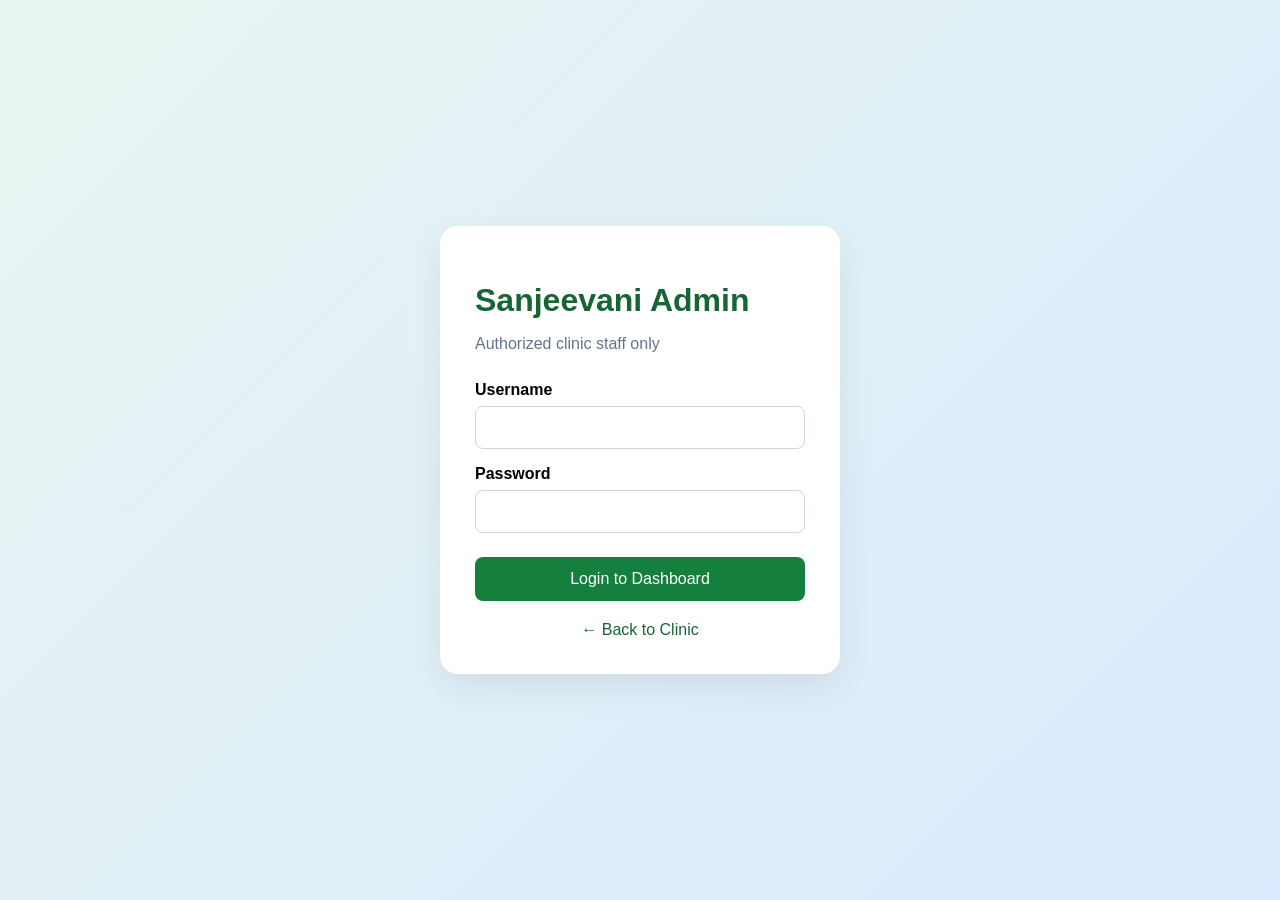
<file: templates/admin_login.html>
<!DOCTYPE html>
<html lang="en">
<head>
    <meta charset="UTF-8">
    <meta name="viewport"
          content="width=device-width, initial-scale=1.0">

    <title>Admin Login | Sanjeevani Clinic</title>

    <style>
        * {
            box-sizing: border-box;
        }

        body {
            margin: 0;
            min-height: 100vh;
            display: flex;
            align-items: center;
            justify-content: center;
            font-family: Arial, sans-serif;
            background: linear-gradient(135deg, #e8f5f1, #dbeafe);
        }

        .login-card {
            width: 100%;
            max-width: 400px;
            margin: 20px;
            padding: 35px;
            border-radius: 18px;
            background: white;
            box-shadow: 0 12px 35px rgba(0,0,0,0.08);
        }

        h1 {
            margin-bottom: 8px;
            color: #166534;
        }

        .subtitle {
            color: #64748b;
            margin-bottom: 28px;
        }

        label {
            display: block;
            margin: 16px 0 7px;
            font-weight: 600;
        }

        input {
            width: 100%;
            padding: 12px;
            border: 1px solid #cbd5e1;
            border-radius: 8px;
            font-size: 15px;
        }

        button {
            width: 100%;
            padding: 13px;
            margin-top: 24px;
            border: none;
            border-radius: 8px;
            background: #15803d;
            color: white;
            font-size: 16px;
            cursor: pointer;
        }

        button:hover {
            background: #166534;
        }

        button:disabled {
            opacity: 0.6;
            cursor: not-allowed;
        }

        #error {
            color: #dc2626;
            margin-top: 15px;
        }

        .back-link {
            display: block;
            margin-top: 20px;
            text-align: center;
            color: #166534;
            text-decoration: none;
        }
    </style>
</head>

<body>

    <div class="login-card">

        <h1>Sanjeevani Admin</h1>

        <p class="subtitle">
            Authorized clinic staff only
        </p>

        <form id="adminLoginForm">

            <label for="username">Username</label>
            <input
                type="text"
                id="username"
                required
                autocomplete="username"
            >

            <label for="password">Password</label>
            <input
                type="password"
                id="password"
                required
                autocomplete="current-password"
            >

            <button type="submit" id="loginButton">
                Login to Dashboard
            </button>

            <p id="error" role="alert"></p>

        </form>

        <a href="/" class="back-link">
            ← Back to Clinic
        </a>

    </div>

    <script>
        const form = document.getElementById("adminLoginForm");
        const errorElement = document.getElementById("error");
        const loginButton = document.getElementById("loginButton");

        form.addEventListener("submit", async (event) => {
            event.preventDefault();

            errorElement.textContent = "";
            loginButton.disabled = true;

            const username = document.getElementById("username").value;
            const password = document.getElementById("password").value;

            try {
                const response = await fetch("/api/mcp/admin/login", {
                    method: "POST",
                    headers: {
                        "Content-Type": "application/json"
                    },
                    credentials: "same-origin",
                    body: JSON.stringify({
                        username: username,
                        password: password
                    })
                });

                if (!response.ok) {
                    throw new Error("Invalid username or password.");
                }

                const result = await response.json();

                if (result.success) {
                    window.location.href = "/api/mcp/admin/dashboard";
                } else {
                    errorElement.textContent = "Admin login failed.";
                }

            } catch (error) {
                errorElement.textContent = error.message;
            } finally {
                loginButton.disabled = false;
            }
        });
    </script>

</body>
</html>
</file>
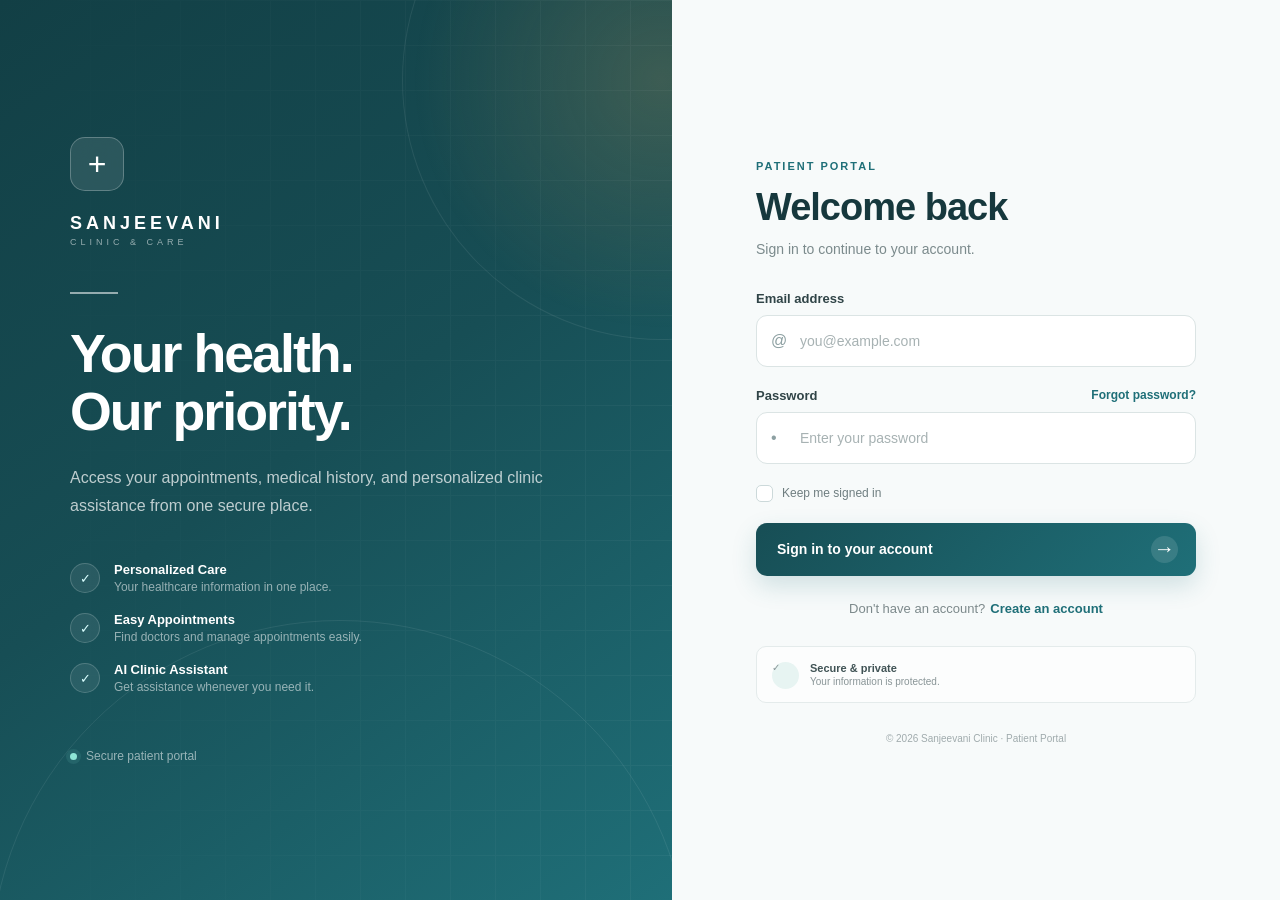
<file: templates/login.html>
<!DOCTYPE html>
<html lang="en">

<head>

    <meta charset="UTF-8">

    <meta
        name="viewport"
        content="width=device-width, initial-scale=1.0"
    >

    <title>Sanjeevani Clinic | Patient Login</title>

    <link
        rel="stylesheet"
        href="/static/style.css"
    >

</head>


<body>

    <main class="login-page">


        <!-- =====================================
             LEFT BRANDING PANEL
        ====================================== -->

        <section class="login-brand-panel">

            <div class="brand-content">

                <div class="brand-logo">
                    <span class="logo-cross">+</span>
                </div>


                <div class="brand-name">
                    SANJEEVANI
                </div>

                <div class="brand-subtitle">
                    CLINIC &amp; CARE
                </div>


                <div class="brand-divider"></div>


                <h1>
                    Your health.
                    <br>
                    Our priority.
                </h1>


                <p class="brand-description">
                    Access your appointments, medical history,
                    and personalized clinic assistance from one
                    secure place.
                </p>


                <!-- Feature Items -->

                <div class="brand-features">

                    <div class="brand-feature">

                        <div class="feature-icon">
                            ✓
                        </div>

                        <div>
                            <strong>Personalized Care</strong>

                            <span>
                                Your healthcare information in one place.
                            </span>
                        </div>

                    </div>


                    <div class="brand-feature">

                        <div class="feature-icon">
                            ✓
                        </div>

                        <div>
                            <strong>Easy Appointments</strong>

                            <span>
                                Find doctors and manage appointments easily.
                            </span>
                        </div>

                    </div>


                    <div class="brand-feature">

                        <div class="feature-icon">
                            ✓
                        </div>

                        <div>
                            <strong>AI Clinic Assistant</strong>

                            <span>
                                Get assistance whenever you need it.
                            </span>
                        </div>

                    </div>

                </div>


                <div class="brand-footer">

                    <span class="status-dot"></span>

                    Secure patient portal

                </div>

            </div>


            <!-- Decorative shapes -->

            <div class="brand-circle circle-one"></div>

            <div class="brand-circle circle-two"></div>

            <div class="brand-grid"></div>

        </section>



        <!-- =====================================
             RIGHT LOGIN PANEL
        ====================================== -->

        <section class="login-form-panel">

            <div class="login-container">


                <div class="mobile-brand">

                    <div class="mobile-logo">
                        +
                    </div>

                    <span>
                        SANJEEVANI CLINIC
                    </span>

                </div>


                <!-- Login Header -->

                <div class="login-header">

                    <span class="welcome-label">
                        PATIENT PORTAL
                    </span>

                    <h2>
                        Welcome back
                    </h2>

                    <p>
                        Sign in to continue to your account.
                    </p>

                </div>


                <!-- Login Form -->

                <form
                    action="/login"
                    method="POST"
                    class="login-form"
                >


                    <!-- Email -->

                    <div class="form-group">

                        <label for="email">
                            Email address
                        </label>

                        <div class="input-wrapper">

                            <span class="input-icon">
                                @
                            </span>

                            <input
                                type="email"
                                id="email"
                                name="email"
                                placeholder="you@example.com"
                                autocomplete="email"
                                required
                            >

                        </div>

                    </div>


                    <!-- Password -->

                    <div class="form-group">

                        <div class="password-label-row">

                            <label for="password">
                                Password
                            </label>

                            <a href="#">
                                Forgot password?
                            </a>

                        </div>


                        <div class="input-wrapper">

                            <span class="input-icon">
                                •
                            </span>

                            <input
                                type="password"
                                id="password"
                                name="password"
                                placeholder="Enter your password"
                                autocomplete="current-password"
                                required
                            >

                        </div>

                    </div>


                    <!-- Remember -->

                    <label class="remember-me">

                        <input
                            type="checkbox"
                            name="remember"
                        >

                        <span class="custom-checkbox"></span>

                        <span>
                            Keep me signed in
                        </span>

                    </label>


                    <!-- Submit -->

                    <button
                        type="submit"
                        class="login-button"
                    >

                        <span>
                            Sign in to your account
                        </span>

                        <span class="button-arrow">
                            →
                        </span>

                    </button>


                </form>


                <!-- Register -->

                <div class="register-section">

                    <span>
                        Don't have an account?
                    </span>

                    <a href="/register">
                        Create an account
                    </a>

                </div>


                <!-- Security -->

                <div class="security-note">

                    <span class="security-icon">
                        ✓
                    </span>

                    <div>

                        <strong>
                            Secure &amp; private
                        </strong>

                        <span>
                            Your information is protected.
                        </span>

                    </div>

                </div>


                <div class="login-footer">
                    © 2026 Sanjeevani Clinic · Patient Portal
                </div>

            </div>

        </section>

    </main>

</body>

</html>
</file>
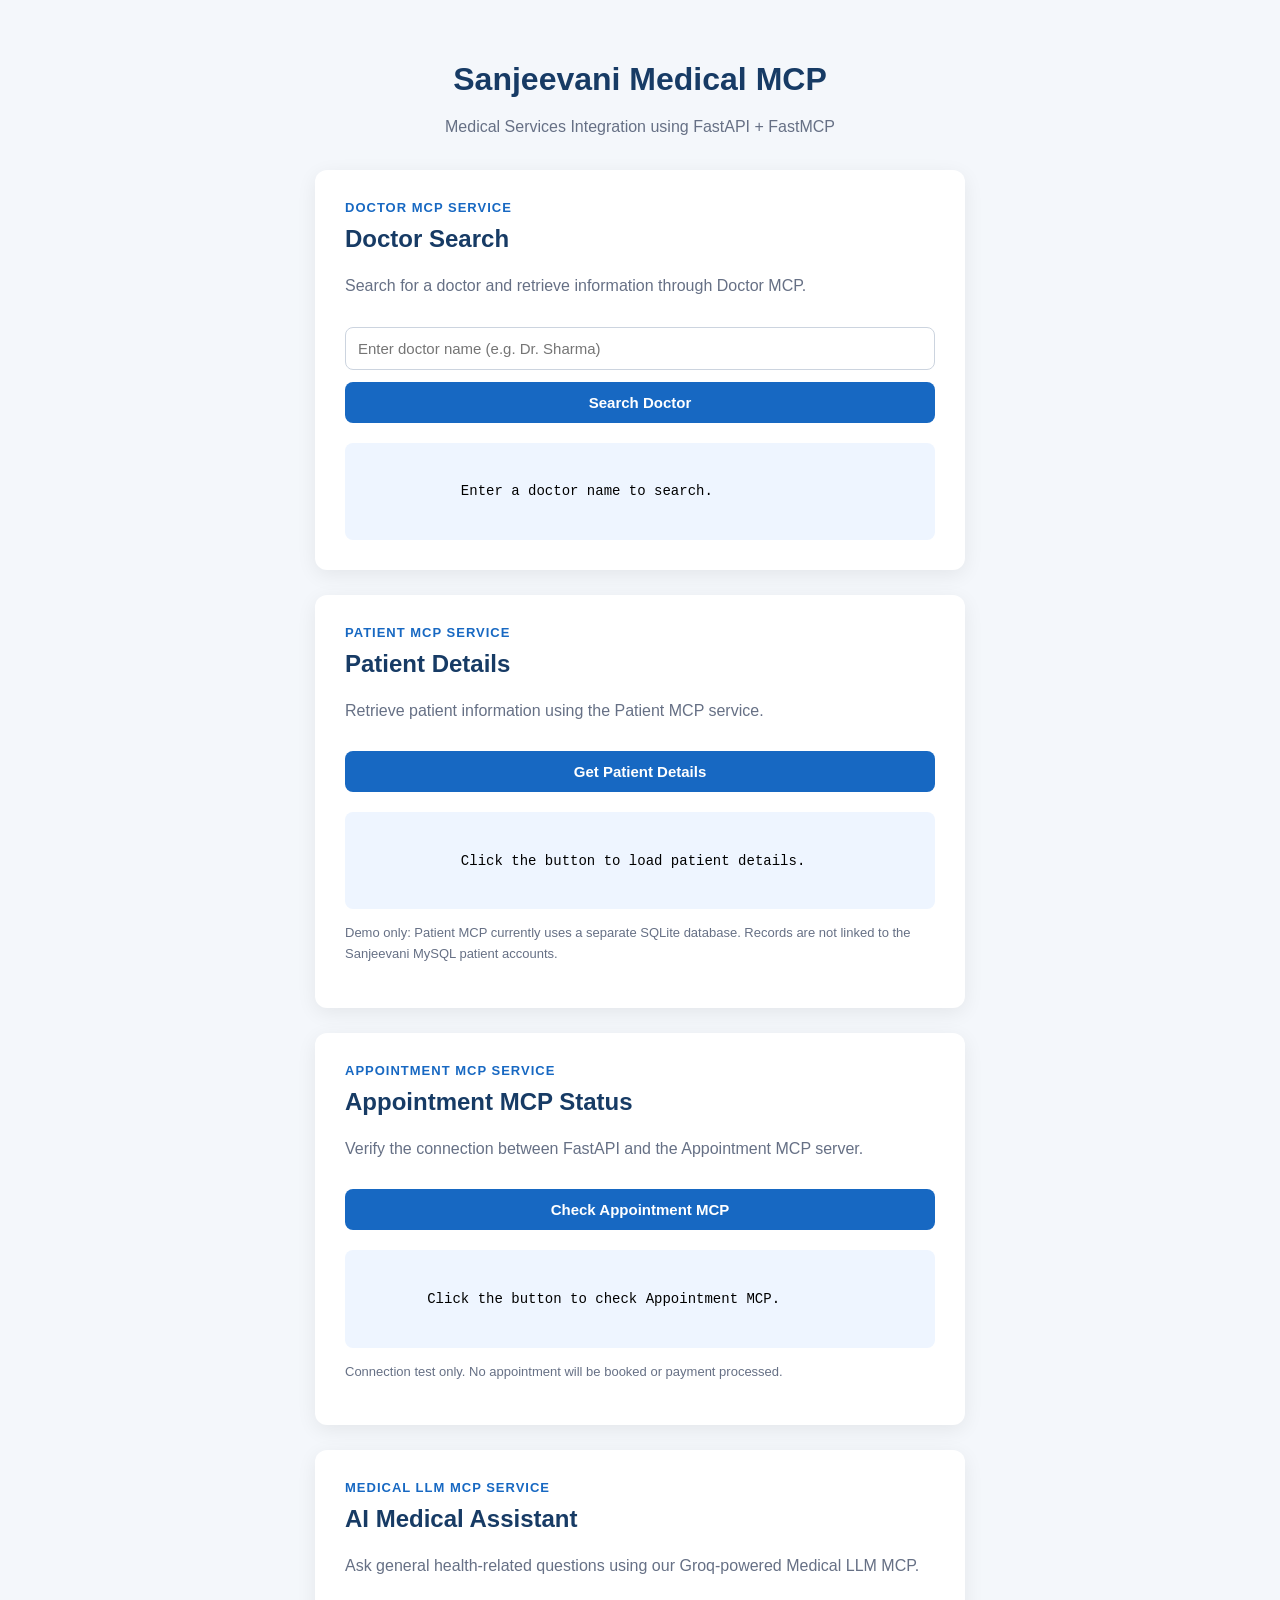
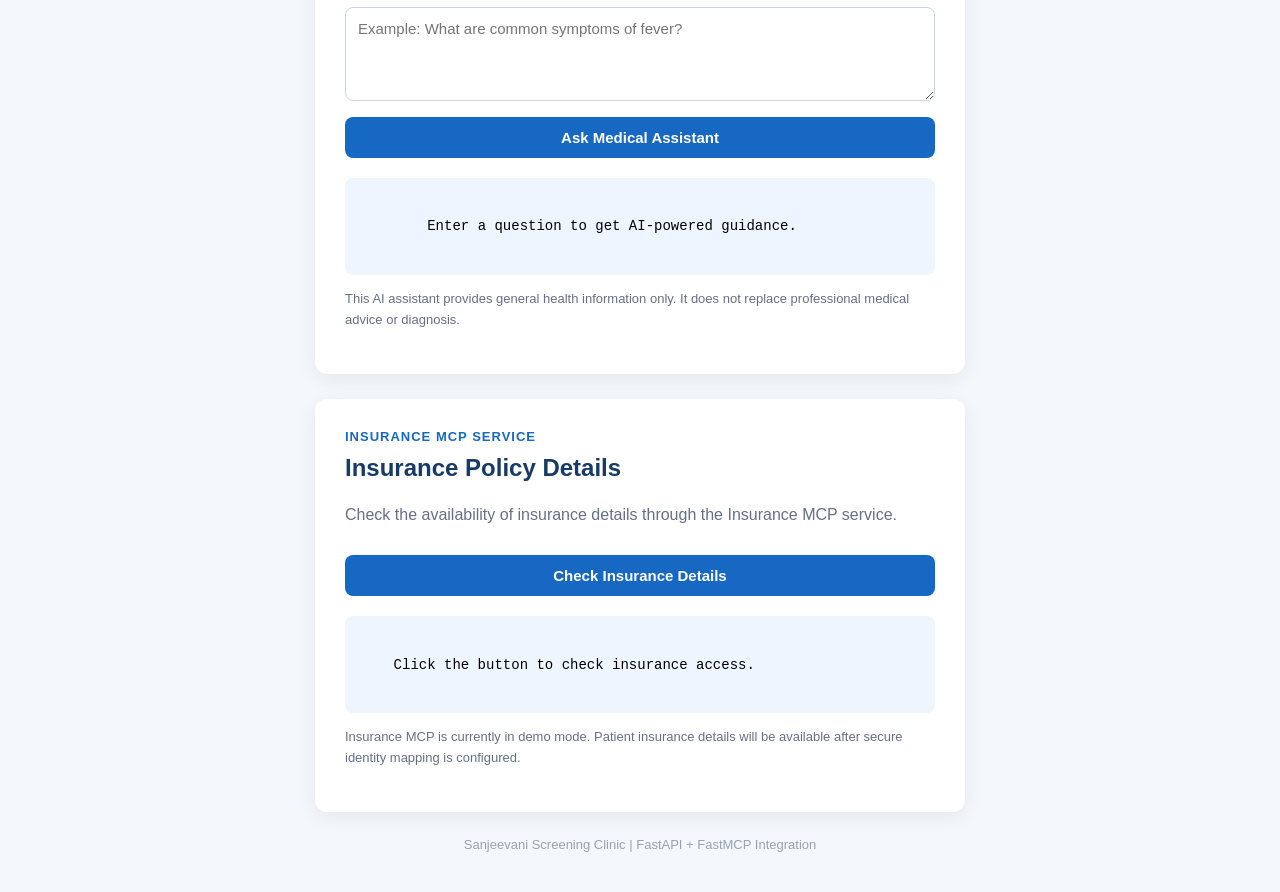
<file: templates/medical_mcp.html>
<!DOCTYPE html>
<html lang="en">

<head>
    <meta charset="UTF-8">

    <meta name="viewport"
          content="width=device-width, initial-scale=1.0">

    <title>Sanjeevani | Medical MCP</title>

    <style>
        * {
            box-sizing: border-box;
        }

        body {
            font-family: Arial, sans-serif;
            background: #f4f7fb;
            margin: 0;
            padding: 40px 20px;
        }

        .container {
            max-width: 650px;
            margin: auto;
        }

        .page-header {
            text-align: center;
            margin-bottom: 30px;
        }

        h1 {
            color: #173b65;
            margin-bottom: 10px;
        }

        h2 {
            color: #173b65;
            margin-top: 0;
        }

        p {
            color: #667085;
            line-height: 1.6;
        }

        .card {
            background: white;
            padding: 30px;
            border-radius: 12px;
            box-shadow: 0 5px 20px #00000012;
            margin-bottom: 25px;
        }

        input,
        button {
            width: 100%;
            padding: 12px;
            margin-top: 12px;
            border-radius: 8px;
            font-size: 15px;
        }

        input {
            border: 1px solid #ccd4df;
            outline: none;
        }

        input:focus {
            border-color: #1768c2;
        }

        button {
            border: none;
            background: #1768c2;
            color: white;
            cursor: pointer;
            font-weight: 600;
        }

        button:hover {
            background: #12539c;
        }

        button:disabled {
            opacity: 0.65;
            cursor: not-allowed;
        }

        .result-box {
            margin-top: 20px;
            padding: 15px;
            background: #eef5ff;
            border-radius: 8px;
            white-space: pre-wrap;
            overflow-wrap: anywhere;
            font-family: Consolas, monospace;
            font-size: 14px;
            line-height: 1.6;
        }

        .section-label {
            color: #1768c2;
            font-size: 13px;
            font-weight: bold;
            text-transform: uppercase;
            letter-spacing: 1px;
            margin-bottom: 10px;
        }

        .demo-note {
            font-size: 13px;
            color: #667085;
            margin-top: 14px;
        }

        .footer {
            text-align: center;
            color: #98a2b3;
            font-size: 13px;
            margin-top: 25px;
        }

        @media (max-width: 600px) {
            body {
                padding: 20px 12px;
            }

            .card {
                padding: 20px;
            }
        }
    </style>
</head>

<body>

<div class="container">

    <!-- ====================================== -->
    <!-- PAGE HEADER -->
    <!-- ====================================== -->

    <div class="page-header">

        <h1>Sanjeevani Medical MCP</h1>

        <p>
            Medical Services Integration
            using FastAPI + FastMCP
        </p>

    </div>


    <!-- ====================================== -->
    <!-- DOCTOR MCP SECTION -->
    <!-- ====================================== -->

    <div class="card">

        <div class="section-label">
            Doctor MCP Service
        </div>

        <h2>Doctor Search</h2>

        <p>
            Search for a doctor and retrieve
            information through Doctor MCP.
        </p>

        <form id="doctorForm">

            <input
                id="doctorName"
                type="text"
                placeholder="Enter doctor name (e.g. Dr. Sharma)"
                required
                maxlength="100"
            >

            <button type="submit" id="doctorBtn">
                Search Doctor
            </button>

        </form>

        <div
            id="result"
            class="result-box"
            role="status"
        >
            Enter a doctor name to search.
        </div>

    </div>


    <!-- ====================================== -->
    <!-- PATIENT MCP SECTION -->
    <!-- ====================================== -->

    <div class="card">

        <div class="section-label">
            Patient MCP Service
        </div>

        <h2>Patient Details</h2>

        <p>
            Retrieve patient information
            using the Patient MCP service.
        </p>

        <button
            type="button"
            id="patientBtn"
        >
            Get Patient Details
        </button>

        <div
            id="patientResult"
            class="result-box"
            role="status"
        >
            Click the button to load patient details.
        </div>

        <p class="demo-note">
            Demo only: Patient MCP currently uses
            a separate SQLite database.
            Records are not linked to the
            Sanjeevani MySQL patient accounts.
        </p>

    </div>

    
<!-- ====================================== -->
<!-- APPOINTMENT MCP SECTION -->
<!-- ====================================== -->

<div class="card">

    <div class="section-label">
        Appointment MCP Service
    </div>

    <h2>Appointment MCP Status</h2>

    <p>
        Verify the connection between FastAPI
        and the Appointment MCP server.
    </p>

    <button type="button" id="appointmentStatusBtn">
        Check Appointment MCP
    </button>

    <div
        id="appointmentResult"
        class="result-box"
        role="status"
    >
        Click the button to check Appointment MCP.
    </div>

    <p class="demo-note">
        Connection test only. No appointment
        will be booked or payment processed.
    </p>

</div>



<!-- ====================================== -->
<!-- MEDICAL LLM MCP SECTION -->
<!-- ====================================== -->

<div class="card">

    <div class="section-label">
        Medical LLM MCP Service
    </div>

    <h2>AI Medical Assistant</h2>

    <p>
        Ask general health-related questions
        using our Groq-powered Medical LLM MCP.
    </p>

    <form id="medicalLLMForm">

        <textarea
            id="medicalMessage"
            placeholder="Example: What are common symptoms of fever?"
            maxlength="2000"
            rows="4"
            required
            style="
                width: 100%;
                padding: 12px;
                margin-top: 12px;
                border: 1px solid #ccd4df;
                border-radius: 8px;
                font-size: 15px;
                box-sizing: border-box;
                font-family: Arial, sans-serif;
                resize: vertical;
            "
        ></textarea>

        <button type="submit" id="medicalLLMBtn">
            Ask Medical Assistant
        </button>

    </form>

    <div
        id="medicalLLMResult"
        class="result-box"
        role="status"
    >
        Enter a question to get AI-powered guidance.
    </div>

    <p class="demo-note">
        This AI assistant provides general health
        information only. It does not replace
        professional medical advice or diagnosis.
    </p>

</div>



<!-- ====================================== -->
<!-- INSURANCE MCP SERVICE -->
<!-- ====================================== -->

<div class="card">

  <div class="section-label">
    Insurance MCP Service
  </div>

  <h2>Insurance Policy Details</h2>

  <p>
    Check the availability of insurance details
    through the Insurance MCP service.
  </p>

  <button type="button" id="insuranceBtn">
    Check Insurance Details
  </button>

  <div
    id="insuranceResult"
    class="result-box"
    role="status"
  >
    Click the button to check insurance access.
  </div>

  <p class="demo-note">
    Insurance MCP is currently in demo mode.
    Patient insurance details will be available
    after secure identity mapping is configured.
  </p>

</div>





    <!-- ====================================== -->
    <!-- FOOTER -->
    <!-- ====================================== -->

    <div class="footer">
        Sanjeevani Screening Clinic |
        FastAPI + FastMCP Integration
    </div>

</div>


<!-- ====================================== -->
<!-- JAVASCRIPT -->
<!-- ====================================== -->

<script>

    // ======================================
    // DOCTOR MCP FRONTEND INTEGRATION
    // ======================================

    const form = document.getElementById("doctorForm");

    const resultBox = document.getElementById("result");

    const doctorBtn = document.getElementById("doctorBtn");


    form.addEventListener("submit", async (event) => {

        event.preventDefault();

        const name = document
            .getElementById("doctorName")
            .value.trim();

        if (!name) {
            resultBox.textContent =
                "Please enter a doctor name.";
            return;
        }

        resultBox.textContent = "Searching doctor...";

        doctorBtn.disabled = true;

        try {

            const response = await fetch(
                "/api/mcp/doctor",
                {
                    method: "POST",

                    headers: {
                        "Content-Type": "application/json"
                    },

                    body: JSON.stringify({ name })
                }
            );

            const result = await response.json();

            if (!response.ok) {

                resultBox.textContent =
                    result.detail || "Request failed.";

                return;
            }

            resultBox.textContent =
                JSON.stringify(result, null, 2);

        } catch (error) {

            resultBox.textContent =
                "Unable to connect to FastAPI.";

        } finally {

            doctorBtn.disabled = false;

        }

    });


    // ======================================
    // PATIENT MCP FRONTEND INTEGRATION
    // ======================================

    const patientBtn = document.getElementById("patientBtn");

    const patientResult = document.getElementById("patientResult");


    patientBtn.addEventListener("click", async () => {

        patientResult.textContent =
            "Loading patient details...";

        patientBtn.disabled = true;

        try {

            const response = await fetch(
                "/api/mcp/patient",
                {
                    method: "GET"
                }
            );

            const data = await response.json();

            if (!response.ok) {

                patientResult.textContent =
                    data.detail ||
                    "Failed to fetch patient details.";

                return;
            }

            patientResult.textContent =
                JSON.stringify(data, null, 2);

        } catch (error) {

            patientResult.textContent =
                "Unable to connect to Patient MCP API.";

        } finally {

            patientBtn.disabled = false;

        }

    });


    
// ======================================
// APPOINTMENT MCP FRONTEND INTEGRATION
// ======================================

const appointmentStatusBtn =
    document.getElementById("appointmentStatusBtn");

const appointmentResult =
    document.getElementById("appointmentResult");

appointmentStatusBtn.addEventListener(
    "click",
    async () => {

        appointmentStatusBtn.disabled = true;

        appointmentResult.textContent =
            "Checking Appointment MCP connection...";

        try {

            const response = await fetch(
                "/api/mcp/appointment/status"
            );

            const data = await response.json();

            if (!response.ok) {

                appointmentResult.textContent =
                    data.detail || "Connection failed.";

                return;
            }

            appointmentResult.textContent =
                JSON.stringify(data, null, 2);

        } catch (error) {

            appointmentResult.textContent =
                "Unable to connect to FastAPI.";

        } finally {

            appointmentStatusBtn.disabled = false;

        }
    }
);


// ======================================
// MEDICAL LLM MCP FRONTEND INTEGRATION
// ======================================

const medicalLLMForm =
    document.getElementById("medicalLLMForm");

const medicalLLMBtn =
    document.getElementById("medicalLLMBtn");

const medicalLLMResult =
    document.getElementById("medicalLLMResult");


medicalLLMForm.addEventListener(
    "submit",
    async (event) => {

        event.preventDefault();

        const message = document
            .getElementById("medicalMessage")
            .value.trim();

        if (!message) {
            medicalLLMResult.textContent =
                "Please enter a question.";
            return;
        }

        medicalLLMBtn.disabled = true;

        medicalLLMResult.textContent =
            "Medical assistant is thinking...";

        try {

            const response = await fetch(
                "/api/mcp/medical-llm",
                {
                    method: "POST",

                    headers: {
                        "Content-Type": "application/json"
                    },

                    body: JSON.stringify({
                        message: message
                    })
                }
            );

            const data = await response.json();

            if (!response.ok) {

                medicalLLMResult.textContent =
                    data.detail || "Request failed.";

                return;
            }

            if (!data.success) {

                medicalLLMResult.textContent =
                    data.message ||
                    "Medical assistant could not respond.";

                return;
            }

            medicalLLMResult.textContent =
                data.response ||
                "No response received.";

        } catch (error) {

            medicalLLMResult.textContent =
                "Unable to connect to Medical LLM API.";

        } finally {

            medicalLLMBtn.disabled = false;

        }
    }
);



// ==========================================
// INSURANCE MCP FRONTEND
// ==========================================

const insuranceBtn =
    document.getElementById("insuranceBtn");

const insuranceResult =
    document.getElementById("insuranceResult");


insuranceBtn.addEventListener("click", async () => {

    insuranceBtn.disabled = true;

    insuranceResult.textContent =
        "Checking insurance details...";

    try {

        const response = await fetch(
            "/api/mcp/insurance"
        );

        const data = await response.json();

        if (!response.ok) {

            insuranceResult.textContent =
                data.detail || "Insurance access unavailable.";

            return;
        }

        insuranceResult.textContent =
            JSON.stringify(data, null, 2);

    } catch (error) {

        insuranceResult.textContent =
            "Unable to connect to Insurance MCP API.";

    } finally {

        insuranceBtn.disabled = false;

    }

});




</script>

</body>
</html>
</file>
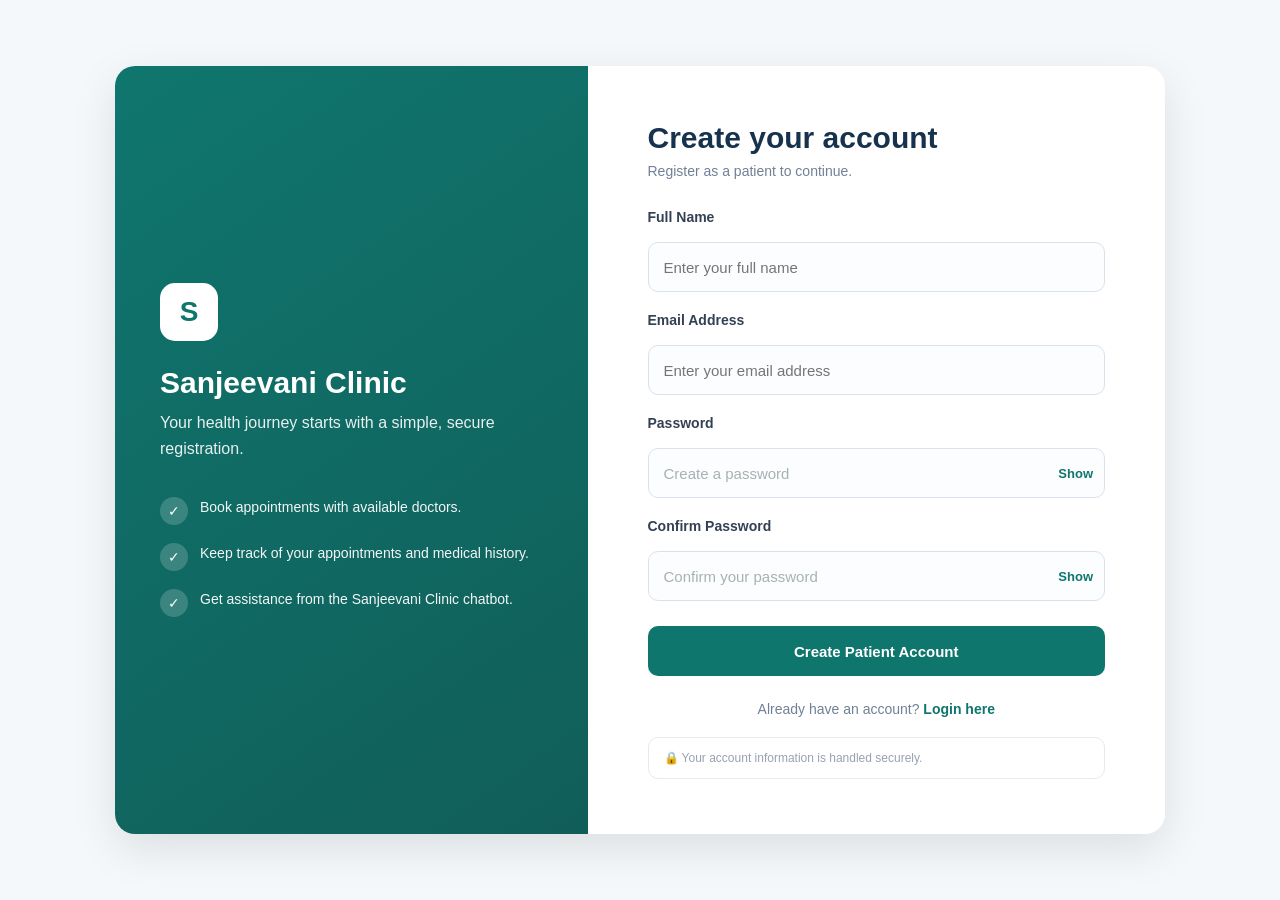
<file: templates/register.html>
<!DOCTYPE html>
<html lang="en">

<head>
    <meta charset="UTF-8">
    <meta name="viewport" content="width=device-width, initial-scale=1.0">

    <title>Register | Sanjeevani Clinic</title>

    <link rel="stylesheet" href="/static/style.css">

    <style>
        * {
            box-sizing: border-box;
            margin: 0;
            padding: 0;
        }

        body {
            font-family: Arial, Helvetica, sans-serif;
            min-height: 100vh;
            background: #f4f8fb;
            display: flex;
            align-items: center;
            justify-content: center;
            padding: 30px 20px;
        }

        .register-container {
            width: 100%;
            max-width: 1050px;
            min-height: 650px;
            background: white;
            border-radius: 20px;
            overflow: hidden;
            box-shadow: 0 15px 45px rgba(0, 0, 0, 0.10);
            display: flex;
        }

        /* =====================================
           LEFT SECTION
        ===================================== */

        .register-left {
            width: 45%;
            background: linear-gradient(
                145deg,
                #0f766e,
                #115e59
            );
            color: white;
            padding: 55px 45px;
            display: flex;
            flex-direction: column;
            justify-content: center;
        }

        .clinic-logo {
            width: 58px;
            height: 58px;
            border-radius: 15px;
            background: white;
            color: #0f766e;
            display: flex;
            align-items: center;
            justify-content: center;
            font-size: 28px;
            font-weight: bold;
            margin-bottom: 25px;
        }

        .clinic-name {
            font-size: 30px;
            font-weight: 700;
            margin-bottom: 10px;
        }

        .clinic-tagline {
            font-size: 16px;
            line-height: 1.6;
            opacity: 0.9;
            margin-bottom: 35px;
        }

        .benefits {
            display: flex;
            flex-direction: column;
            gap: 18px;
        }

        .benefit {
            display: flex;
            align-items: flex-start;
            gap: 12px;
        }

        .benefit-icon {
            width: 28px;
            height: 28px;
            min-width: 28px;
            border-radius: 50%;
            background: rgba(255, 255, 255, 0.18);
            display: flex;
            align-items: center;
            justify-content: center;
            font-size: 14px;
        }

        .benefit-text {
            font-size: 14px;
            line-height: 1.5;
            opacity: 0.95;
        }

        /* =====================================
           RIGHT SECTION
        ===================================== */

        .register-right {
            width: 55%;
            padding: 55px 60px;
            display: flex;
            flex-direction: column;
            justify-content: center;
        }

        .form-header {
            margin-bottom: 30px;
        }

        .form-header h1 {
            color: #17324d;
            font-size: 30px;
            margin-bottom: 8px;
        }

        .form-header p {
            color: #718096;
            font-size: 14px;
        }

        .form-group {
            margin-bottom: 20px;
        }

        .form-group label {
            display: block;
            color: #344054;
            font-size: 14px;
            font-weight: 600;
            margin-bottom: 8px;
        }

        .input-wrapper {
            position: relative;
        }

        .form-group input {
            width: 100%;
            height: 50px;
            border: 1px solid #d9e2ec;
            border-radius: 10px;
            padding: 0 15px;
            font-size: 15px;
            color: #243b53;
            outline: none;
            background: #fbfdff;
            transition: all 0.2s ease;
        }

        .form-group input:focus {
            border-color: #0f766e;
            box-shadow: 0 0 0 3px rgba(15, 118, 110, 0.10);
            background: white;
        }

        .password-input {
            padding-right: 75px !important;
        }

        .show-password {
            position: absolute;
            right: 12px;
            top: 50%;
            transform: translateY(-50%);
            border: none;
            background: none;
            color: #0f766e;
            font-size: 13px;
            font-weight: 600;
            cursor: pointer;
        }

        .register-button {
            width: 100%;
            height: 50px;
            border: none;
            border-radius: 10px;
            background: #0f766e;
            color: white;
            font-size: 15px;
            font-weight: 700;
            cursor: pointer;
            transition: all 0.2s ease;
            margin-top: 5px;
        }

        .register-button:hover {
            background: #115e59;
            transform: translateY(-1px);
        }

        .login-link {
            text-align: center;
            margin-top: 25px;
            color: #718096;
            font-size: 14px;
        }

        .login-link a {
            color: #0f766e;
            font-weight: 700;
            text-decoration: none;
        }

        .login-link a:hover {
            text-decoration: underline;
        }

        .security-note {
            text-align: center;
            margin-top: 20px;
            color: #98a2b3;
            font-size: 12px;
        }

        /* =====================================
           RESPONSIVE
        ===================================== */

        @media (max-width: 800px) {

            .register-container {
                flex-direction: column;
                max-width: 520px;
            }

            .register-left {
                width: 100%;
                padding: 35px;
            }

            .register-right {
                width: 100%;
                padding: 40px 35px;
            }

            .benefits {
                display: none;
            }

            .clinic-tagline {
                margin-bottom: 0;
            }
        }

        @media (max-width: 480px) {

            body {
                padding: 15px;
            }

            .register-left {
                padding: 30px 25px;
            }

            .register-right {
                padding: 35px 25px;
            }

            .clinic-name {
                font-size: 26px;
            }

            .form-header h1 {
                font-size: 26px;
            }
        }
    </style>

</head>

<body>

    <div class="register-container">

        <!-- =====================================
             LEFT SIDE
        ====================================== -->

        <div class="register-left">

            <div class="clinic-logo">
                S
            </div>

            <div class="clinic-name">
                Sanjeevani Clinic
            </div>

            <div class="clinic-tagline">
                Your health journey starts with a simple,
                secure registration.
            </div>

            <div class="benefits">

                <div class="benefit">

                    <div class="benefit-icon">
                        ✓
                    </div>

                    <div class="benefit-text">
                        Book appointments with available doctors.
                    </div>

                </div>


                <div class="benefit">

                    <div class="benefit-icon">
                        ✓
                    </div>

                    <div class="benefit-text">
                        Keep track of your appointments and medical history.
                    </div>

                </div>


                <div class="benefit">

                    <div class="benefit-icon">
                        ✓
                    </div>

                    <div class="benefit-text">
                        Get assistance from the Sanjeevani Clinic chatbot.
                    </div>

                </div>

            </div>

        </div>


        <!-- =====================================
             RIGHT SIDE
        ====================================== -->

        <div class="register-right">

            <div class="form-header">

                <h1>
                    Create your account
                </h1>

                <p>
                    Register as a patient to continue.
                </p>

            </div>


            <form
                action="/register"
                method="POST"
                onsubmit="return validateForm()"
            >

                <!-- NAME -->

                <div class="form-group">

                    <label for="name">
                        Full Name
                    </label>

                    <input
                        type="text"
                        id="name"
                        name="name"
                        placeholder="Enter your full name"
                        autocomplete="name"
                        required
                    >

                </div>


                <!-- EMAIL -->

                <div class="form-group">

                    <label for="email">
                        Email Address
                    </label>

                    <input
                        type="email"
                        id="email"
                        name="email"
                        placeholder="Enter your email address"
                        autocomplete="email"
                        required
                    >

                </div>


                <!-- PASSWORD -->

                <div class="form-group">

                    <label for="password">
                        Password
                    </label>

                    <div class="input-wrapper">

                        <input
                            type="password"
                            id="password"
                            name="password"
                            class="password-input"
                            placeholder="Create a password"
                            autocomplete="new-password"
                            minlength="6"
                            required
                        >

                        <button
                            type="button"
                            class="show-password"
                            onclick="togglePassword('password', this)"
                        >
                            Show
                        </button>

                    </div>

                </div>


                <!-- CONFIRM PASSWORD -->

                <div class="form-group">

                    <label for="confirm_password">
                        Confirm Password
                    </label>

                    <div class="input-wrapper">

                        <input
                            type="password"
                            id="confirm_password"
                            name="confirm_password"
                            class="password-input"
                            placeholder="Confirm your password"
                            autocomplete="new-password"
                            minlength="6"
                            required
                        >

                        <button
                            type="button"
                            class="show-password"
                            onclick="togglePassword('confirm_password', this)"
                        >
                            Show
                        </button>

                    </div>

                </div>


                <button
                    type="submit"
                    class="register-button"
                >
                    Create Patient Account
                </button>

            </form>


            <div class="login-link">

                Already have an account?

                <a href="/login">
                    Login here
                </a>

            </div>


            <div class="security-note">
                🔒 Your account information is handled securely.
            </div>

        </div>

    </div>


    <script>

        function togglePassword(inputId, button) {

            const input = document.getElementById(inputId);

            if (input.type === "password") {

                input.type = "text";
                button.textContent = "Hide";

            } else {

                input.type = "password";
                button.textContent = "Show";

            }

        }


        function validateForm() {

            const password =
                document.getElementById("password").value;

            const confirmPassword =
                document.getElementById("confirm_password").value;


            if (password !== confirmPassword) {

                alert("Passwords do not match.");

                return false;

            }


            return true;

        }

    </script>

</body>

</html>
</file>
<file: static/style.css>
/* ==========================================================
   SANJEEVANI SCREENING CLINIC
   Premium Medical UI
   ========================================================== */

:root {

  --paper: #f5f7f4;
  --white: #ffffff;

  --teal-950: #0c2925;
  --teal-900: #123b34;
  --teal-800: #17483f;
  --teal-700: #216258;
  --teal-600: #2d796b;
  --teal-500: #489788;

  --mint: #dceee8;
  --mint-light: #edf7f3;

  --gold: #c59b58;
  --gold-light: #f5ecd9;

  --red: #c75b4c;
  --red-light: #fae9e5;

  --green: #438866;
  --green-light: #e6f3eb;

  --ink: #172a26;
  --ink-soft: #61716c;
  --muted: #8a9893;

  --line: #dce3df;

  --shadow-sm:
    0 5px 20px rgba(15, 45, 39, 0.06);

  --shadow-md:
    0 18px 50px rgba(15, 45, 39, 0.10);

  --shadow-lg:
    0 30px 80px rgba(15, 45, 39, 0.15);

  --radius-sm: 12px;
  --radius-md: 18px;
  --radius-lg: 28px;
}


/* ==========================================================
   RESET
   ========================================================== */

* {
  box-sizing: border-box;
}

html {
  scroll-behavior: smooth;
}

body {

  margin: 0;
  padding: 0;

  min-height: 100vh;

  background:
    radial-gradient(
      circle at 85% 10%,
      rgba(220, 238, 232, 0.65),
      transparent 28%
    ),
    var(--paper);

  color: var(--ink);

  font-family:
    "DM Sans",
    -apple-system,
    BlinkMacSystemFont,
    sans-serif;

  -webkit-font-smoothing: antialiased;
}

a {
  color: inherit;
}

button,
input,
select {
  font-family: inherit;
}


/* ==========================================================
   HEADER
   ========================================================== */

.site-header {

  height: 82px;

  display: flex;
  align-items: center;
  justify-content: space-between;

  padding: 0 6vw;

  background: rgba(255, 255, 255, 0.78);

  backdrop-filter: blur(18px);
  -webkit-backdrop-filter: blur(18px);

  border-bottom: 1px solid rgba(220, 227, 223, 0.8);

  position: relative;
  z-index: 50;
}


.brand {

  display: flex;
  align-items: center;
  gap: 12px;

  text-decoration: none;

  color: var(--teal-950);

  font-family:
    "Playfair Display",
    serif;

  font-size: 1.25rem;
  font-weight: 600;
}


.brand small {

  display: block;

  margin-top: 2px;

  font-family: "DM Sans", sans-serif;

  font-size: 0.52rem;

  letter-spacing: 0.16em;

  color: var(--teal-600);

  font-weight: 700;
}


.brand-mark {

  width: 40px;
  height: 40px;

  display: flex;
  align-items: center;
  justify-content: center;

  border-radius: 13px;

  color: white;

  background:
    linear-gradient(
      145deg,
      var(--teal-600),
      var(--teal-950)
    );

  box-shadow:
    0 8px 20px rgba(33, 98, 88, 0.22);
}


.nav-button {

  display: inline-flex;
  align-items: center;
  gap: 10px;

  padding: 10px 17px;

  border-radius: 999px;

  border: 1px solid var(--teal-700);

  color: var(--teal-800);

  text-decoration: none;

  font-size: 0.88rem;
  font-weight: 600;

  transition:
    all 0.25s ease;
}


.nav-button span {
  transition: transform 0.25s ease;
}


.nav-button:hover {

  background: var(--teal-800);

  color: white;

  transform: translateY(-2px);

  box-shadow:
    0 8px 20px rgba(33, 98, 88, 0.18);
}


.nav-button:hover span {
  transform: translateX(3px);
}


/* ==========================================================
   MAIN
   ========================================================== */

main {
  flex: 1;
}


/* ==========================================================
   HERO
   ========================================================== */

.hero {

  max-width: 1220px;

  min-height: 680px;

  margin: 0 auto;

  padding: 80px 42px;

  display: grid;

  grid-template-columns:
    1fr
    0.9fr;

  gap: 80px;

  align-items: center;
}


.hero-content {
  position: relative;
  z-index: 2;
}


.status-pill {

  display: inline-flex;
  align-items: center;
  gap: 9px;

  padding: 8px 13px;

  margin-bottom: 24px;

  border-radius: 999px;

  background: var(--mint-light);

  border: 1px solid var(--mint);

  color: var(--teal-700);

  font-size: 0.76rem;

  font-weight: 700;

  letter-spacing: 0.04em;

  text-transform: uppercase;
}


.status-dot {

  width: 7px;
  height: 7px;

  border-radius: 50%;

  background: #4ca976;

  box-shadow:
    0 0 0 5px rgba(76, 169, 118, 0.12);

  animation: pulse 2s infinite;
}


@keyframes pulse {

  0%,
  100% {
    box-shadow:
      0 0 0 4px rgba(76, 169, 118, 0.12);
  }

  50% {
    box-shadow:
      0 0 0 8px rgba(76, 169, 118, 0.04);
  }

}


.hero h1 {

  max-width: 700px;

  margin: 0 0 25px;

  color: var(--teal-950);

  font-family:
    "Playfair Display",
    serif;

  font-size: clamp(
    3rem,
    5.5vw,
    5rem
  );

  line-height: 1.02;

  letter-spacing: -0.045em;
}


.hero h1 span {

  display: block;

  color: var(--teal-600);
}


.lede {

  max-width: 580px;

  margin: 0 0 34px;

  color: var(--ink-soft);

  font-size: 1.08rem;

  line-height: 1.75;
}


/* ==========================================================
   CTA
   ========================================================== */

.cta-row {

  display: flex;
  align-items: center;

  gap: 20px;

  flex-wrap: wrap;
}


.btn-primary {

  display: inline-flex;
  align-items: center;
  gap: 16px;

  padding: 15px 19px 15px 24px;

  color: white;

  background:
    linear-gradient(
      135deg,
      var(--teal-600),
      var(--teal-950)
    );

  border-radius: 999px;

  text-decoration: none;

  font-size: 0.95rem;
  font-weight: 700;

  box-shadow:
    0 12px 28px rgba(19, 73, 63, 0.22);

  transition:
    transform 0.25s ease,
    box-shadow 0.25s ease;
}


.btn-primary:hover {

  transform:
    translateY(-3px);

  box-shadow:
    0 18px 35px rgba(19, 73, 63, 0.28);
}


.btn-arrow {

  width: 30px;
  height: 30px;

  display: flex;
  align-items: center;
  justify-content: center;

  border-radius: 50%;

  background: rgba(255, 255, 255, 0.14);

  transition:
    transform 0.25s ease;
}


.btn-primary:hover .btn-arrow {
  transform: translateX(4px);
}


.secure-note {

  display: flex;
  align-items: center;
  gap: 8px;

  color: var(--ink-soft);

  font-size: 0.85rem;
}


.mini-icon {

  width: 22px;
  height: 22px;

  display: flex;
  align-items: center;
  justify-content: center;

  border-radius: 50%;

  background: var(--mint);

  color: var(--teal-700);

  font-size: 0.7rem;
  font-weight: 700;
}


/* ==========================================================
   STATS
   ========================================================== */

.stat-row {

  display: flex;

  gap: 34px;

  margin-top: 55px;

  padding-top: 28px;

  border-top: 1px solid var(--line);
}


.stat-item {

  display: flex;
  align-items: center;

  gap: 11px;
}


.stat-icon {

  width: 30px;
  height: 30px;

  display: flex;
  align-items: center;
  justify-content: center;

  border-radius: 9px;

  background: var(--white);

  border: 1px solid var(--line);

  color: var(--teal-600);

  font-size: 0.55rem;

  font-weight: 700;
}


.stat-num {

  color: var(--teal-950);

  font-family:
    "Playfair Display",
    serif;

  font-size: 1.45rem;

  font-weight: 600;

  line-height: 1;
}


.stat-label {

  margin-top: 5px;

  color: var(--muted);

  font-size: 0.72rem;
}


/* ==========================================================
   HERO VISUAL
   ========================================================== */

.hero-visual {

  min-height: 510px;

  position: relative;

  display: flex;
  align-items: center;
  justify-content: center;
}


.medical-card {

  width: 100%;

  max-width: 470px;

  padding: 30px;

  border-radius: 30px;

  color: white;

  background:
    linear-gradient(
      145deg,
      #194d44,
      #0d2b27
    );

  box-shadow:
    0 35px 80px rgba(12, 41, 37, 0.22);

  position: relative;

  overflow: hidden;

  animation:
    floating 6s ease-in-out infinite;
}


@keyframes floating {

  0%,
  100% {
    transform: translateY(0);
  }

  50% {
    transform: translateY(-8px);
  }
}


.medical-card::before {

  content: "";

  position: absolute;

  width: 280px;
  height: 280px;

  right: -100px;
  top: -100px;

  border-radius: 50%;

  border: 1px solid rgba(255, 255, 255, 0.1);

  box-shadow:
    0 0 0 40px rgba(255, 255, 255, 0.025),
    0 0 0 80px rgba(255, 255, 255, 0.018);
}


.card-top {

  display: flex;
  align-items: center;
  justify-content: space-between;

  position: relative;
  z-index: 2;
}


.tiny-label {

  display: block;

  margin-bottom: 5px;

  color: rgba(255,255,255,0.55);

  font-size: 0.62rem;

  letter-spacing: 0.13em;

  font-weight: 700;
}


.card-top h3 {

  margin: 0;

  font-family:
    "Playfair Display",
    serif;

  font-size: 1.35rem;
}


.live-indicator {

  display: flex;
  align-items: center;
  gap: 7px;

  padding: 6px 10px;

  border-radius: 999px;

  background: rgba(255,255,255,0.08);

  color: #bce8d4;

  font-size: 0.62rem;

  font-weight: 700;
}


.live-indicator span {

  width: 6px;
  height: 6px;

  border-radius: 50%;

  background: #71d19a;

  box-shadow:
    0 0 10px #71d19a;
}


/* ==========================================================
   HEALTH SCORE
   ========================================================== */

.health-score {

  display: flex;
  align-items: center;

  gap: 22px;

  margin-top: 30px;

  padding: 22px;

  border-radius: 20px;

  background: rgba(255,255,255,0.065);

  border: 1px solid rgba(255,255,255,0.08);
}


.score-ring {

  width: 94px;
  height: 94px;

  padding: 7px;

  border-radius: 50%;

  background:
    conic-gradient(
      #8cc9ae 84%,
      rgba(255,255,255,0.08) 84%
    );

  flex-shrink: 0;
}


.score-inner {

  width: 100%;
  height: 100%;

  border-radius: 50%;

  display: flex;
  align-items: center;
  justify-content: center;
  flex-direction: column;

  background: #153d36;
}


.score-inner strong {

  font-size: 1.5rem;

  line-height: 1;
}


.score-inner span {

  margin-top: 4px;

  color: rgba(255,255,255,0.5);

  font-size: 0.47rem;

  letter-spacing: 0.12em;
}


.score-label {

  color: #8ec8b2;

  font-size: 0.58rem;

  letter-spacing: 0.12em;

  font-weight: 700;
}


.score-text h4 {

  margin: 5px 0;

  font-family:
    "Playfair Display",
    serif;

  font-size: 1.1rem;
}


.score-text p {

  margin: 0;

  color: rgba(255,255,255,0.52);

  font-size: 0.72rem;

  line-height: 1.5;
}


/* ==========================================================
   VITALS
   ========================================================== */

.vitals-grid {

  display: grid;

  grid-template-columns: 1fr 1fr;

  gap: 10px;

  margin-top: 12px;
}


.vital-box {

  display: flex;
  align-items: center;

  gap: 10px;

  padding: 13px;

  border-radius: 15px;

  background: rgba(255,255,255,0.06);

  border: 1px solid rgba(255,255,255,0.07);

  transition:
    transform 0.2s ease,
    background 0.2s ease;
}


.vital-box:hover {

  transform: translateY(-2px);

  background: rgba(255,255,255,0.1);
}


.vital-icon {

  width: 31px;
  height: 31px;

  display: flex;
  align-items: center;
  justify-content: center;

  border-radius: 9px;

  background: rgba(255,255,255,0.08);

  color: #b9ddce;

  font-size: 0.8rem;
}


.vital-box span {

  display: block;

  color: rgba(255,255,255,0.43);

  font-size: 0.58rem;

  margin-bottom: 3px;
}


.vital-box strong {

  color: white;

  font-size: 0.75rem;
}


/* ==========================================================
   READY BAR
   ========================================================== */

.ready-bar {

  display: flex;
  align-items: center;

  gap: 11px;

  margin-top: 13px;

  padding: 13px;

  border-radius: 14px;

  background: #f7faf8;

  color: var(--ink);
}


.ready-check {

  width: 28px;
  height: 28px;

  display: flex;
  align-items: center;
  justify-content: center;

  border-radius: 50%;

  background: var(--green-light);

  color: var(--green);

  font-size: 0.75rem;

  font-weight: 700;
}


.ready-bar strong {

  display: block;

  font-size: 0.72rem;
}


.ready-bar div span {

  display: block;

  margin-top: 2px;

  color: var(--muted);

  font-size: 0.57rem;
}


.ready-arrow {

  margin-left: auto;

  color: var(--teal-600);

  font-size: 1.1rem;
}


/* ==========================================================
   FLOATING ELEMENTS
   ========================================================== */

.floating-circle {

  position: absolute;

  border-radius: 50%;

  pointer-events: none;
}


.circle-one {

  width: 150px;
  height: 150px;

  top: 30px;
  right: -10px;

  background:
    radial-gradient(
      circle,
      rgba(197,155,88,0.22),
      transparent 68%
    );
}


.circle-two {

  width: 110px;
  height: 110px;

  bottom: 40px;
  left: -10px;

  border: 1px solid rgba(33,98,88,0.13);
}


.floating-card {

  position: absolute;

  left: -35px;
  bottom: 40px;

  display: flex;
  align-items: center;

  gap: 11px;

  padding: 13px 17px;

  background: white;

  border: 1px solid var(--line);

  border-radius: 15px;

  box-shadow:
    0 18px 40px rgba(15,45,39,0.12);

  animation:
    floatingSmall 5s ease-in-out infinite;
}


@keyframes floatingSmall {

  0%,
  100% {
    transform: translateY(0);
  }

  50% {
    transform: translateY(-6px);
  }
}


.floating-check {

  width: 29px;
  height: 29px;

  display: flex;
  align-items: center;
  justify-content: center;

  border-radius: 50%;

  background: var(--green-light);

  color: var(--green);

  font-size: 0.75rem;

  font-weight: 700;
}


.floating-card strong {

  display: block;

  color: var(--teal-950);

  font-size: 0.72rem;
}


.floating-card span {

  display: block;

  margin-top: 2px;

  color: var(--muted);

  font-size: 0.58rem;
}


/* ==========================================================
   TRUST STRIP
   ========================================================== */

.trust-strip {

  max-width: 1140px;

  margin: 0 auto;

  padding: 0 42px 30px;
}


.trust-content {

  display: flex;
  align-items: center;

  gap: 15px;

  padding: 18px 22px;

  border-top: 1px solid var(--line);
  border-bottom: 1px solid var(--line);

  color: var(--ink-soft);

  font-size: 0.72rem;
}


.trust-label {

  color: var(--teal-700);

  font-weight: 700;

  text-transform: uppercase;

  letter-spacing: 0.08em;
}


.trust-line {

  flex: 1;

  height: 1px;

  background: var(--line);
}


.trust-text {
  font-weight: 600;
}


.trust-arrow {
  color: var(--teal-500);
}


/* ==========================================================
   REASONS SECTION
   ========================================================== */

.reasons-section {

  max-width: 1220px;

  margin: 0 auto;

  padding: 95px 42px;
}


.section-heading {

  display: flex;
  align-items: flex-end;
  justify-content: space-between;

  gap: 50px;

  margin-bottom: 45px;
}


.section-eyebrow {

  display: block;

  margin-bottom: 12px;

  color: var(--teal-600);

  font-size: 0.66rem;

  font-weight: 700;

  letter-spacing: 0.16em;
}


.section-heading h2 {

  max-width: 500px;

  margin: 0;

  font-family:
    "Playfair Display",
    serif;

  color: var(--teal-950);

  font-size: clamp(2rem, 4vw, 3.1rem);

  line-height: 1.08;

  letter-spacing: -0.03em;
}


.section-heading > p {

  max-width: 360px;

  margin: 0;

  color: var(--ink-soft);

  font-size: 0.9rem;

  line-height: 1.7;
}


.reasons {

  display: grid;

  grid-template-columns:
    repeat(3, 1fr);

  gap: 18px;
}


.reason-card {

  min-height: 320px;

  padding: 29px;

  background: white;

  border: 1px solid var(--line);

  border-radius: 22px;

  position: relative;

  overflow: hidden;

  transition:
    transform 0.3s ease,
    box-shadow 0.3s ease,
    border-color 0.3s ease;
}


.reason-card::after {

  content: "";

  position: absolute;

  width: 120px;
  height: 120px;

  right: -60px;
  bottom: -60px;

  border-radius: 50%;

  background: var(--mint-light);
}


.reason-card:hover {

  transform: translateY(-8px);

  border-color: #c8d9d3;

  box-shadow:
    0 25px 55px rgba(15,45,39,0.10);
}


.reason-card.featured {

  color: white;

  background:
    linear-gradient(
      145deg,
      var(--teal-700),
      var(--teal-950)
    );

  border-color: transparent;

  box-shadow:
    0 20px 50px rgba(20,59,52,0.17);
}


.reason-card.featured::after {
  background: rgba(255,255,255,0.05);
}


.reason-number {

  color: var(--muted);

  font-size: 0.65rem;

  font-weight: 700;

  letter-spacing: 0.12em;
}


.featured .reason-number {
  color: rgba(255,255,255,0.45);
}


.reason-icon {

  width: 45px;
  height: 45px;

  display: flex;
  align-items: center;
  justify-content: center;

  margin: 50px 0 22px;

  border-radius: 13px;

  background: var(--mint-light);

  color: var(--teal-700);

  font-size: 1.1rem;

  font-weight: 600;
}


.featured .reason-icon {

  background: rgba(255,255,255,0.1);

  color: #c5e5d9;
}


.reason-card h3 {

  margin: 0 0 10px;

  font-family:
    "Playfair Display",
    serif;

  color: var(--teal-950);

  font-size: 1.25rem;
}


.featured h3 {
  color: white;
}


.reason-card p {

  max-width: 310px;

  margin: 0;

  color: var(--ink-soft);

  font-size: 0.82rem;

  line-height: 1.7;
}


.featured p {
  color: rgba(255,255,255,0.6);
}


.card-link {

  display: inline-block;

  margin-top: 24px;

  color: var(--teal-600);

  font-size: 0.72rem;

  font-weight: 700;
}


.featured .card-link {
  color: #a9d8c8;
}


/* ==========================================================
   FINAL CTA
   ========================================================== */

.final-cta {

  max-width: 1140px;

  margin: 20px auto 90px;

  padding: 75px 40px;

  border-radius: 30px;

  background:
    linear-gradient(
      135deg,
      #164b41,
      #0a2824
    );

  position: relative;

  overflow: hidden;

  text-align: center;

  box-shadow:
    0 30px 70px rgba(12,41,37,0.18);
}


.final-cta::before {

  content: "";

  position: absolute;

  width: 350px;
  height: 350px;

  border-radius: 50%;

  right: -120px;
  top: -180px;

  border: 1px solid rgba(255,255,255,0.08);

  box-shadow:
    0 0 0 60px rgba(255,255,255,0.025),
    0 0 0 120px rgba(255,255,255,0.018);
}


.final-cta-content {
  position: relative;
  z-index: 2;
}


.section-eyebrow.light {
  color: #91c9b5;
}


.final-cta h2 {

  max-width: 650px;

  margin: 0 auto 15px;

  color: white;

  font-family:
    "Playfair Display",
    serif;

  font-size: clamp(2.2rem, 4vw, 3.5rem);

  line-height: 1.05;

  letter-spacing: -0.035em;
}


.final-cta p {

  margin: 0 auto 27px;

  color: rgba(255,255,255,0.58);

  font-size: 0.9rem;
}


.btn-light {

  display: inline-flex;
  align-items: center;
  gap: 15px;

  padding: 14px 18px 14px 23px;

  color: var(--teal-950);

  background: white;

  border-radius: 999px;

  text-decoration: none;

  font-size: 0.86rem;

  font-weight: 700;

  transition:
    transform 0.25s ease,
    box-shadow 0.25s ease;
}


.btn-light span {

  width: 29px;
  height: 29px;

  display: flex;
  align-items: center;
  justify-content: center;

  border-radius: 50%;

  background: var(--mint-light);

  color: var(--teal-700);
}


.btn-light:hover {

  transform: translateY(-3px);

  box-shadow:
    0 15px 30px rgba(0,0,0,0.18);
}


/* ==========================================================
   FORM PAGE
   ========================================================== */

.form-shell {

  width: 100%;

  max-width: 760px;

  margin: 0 auto;

  padding: 65px 24px 90px;
}


.eyebrow-block {

  text-align: center;

  margin-bottom: 32px;
}


.form-status {

  display: inline-flex;

  align-items: center;

  gap: 8px;

  padding: 7px 12px;

  margin-bottom: 18px;

  border-radius: 999px;

  color: var(--teal-700);

  background: var(--mint-light);

  border: 1px solid var(--mint);

  font-size: 0.62rem;

  font-weight: 700;

  letter-spacing: 0.12em;
}


.form-status span {

  width: 6px;
  height: 6px;

  border-radius: 50%;

  background: #4ca976;
}


.form-shell h1 {

  max-width: 600px;

  margin: 0 auto 13px;

  color: var(--teal-950);

  font-family:
    "Playfair Display",
    serif;

  font-size: clamp(2.2rem, 5vw, 3.4rem);

  line-height: 1.05;

  letter-spacing: -0.035em;
}


.form-shell .sub {

  max-width: 500px;

  margin: 0 auto;

  color: var(--ink-soft);

  font-size: 0.9rem;

  line-height: 1.7;
}


/* ==========================================================
   FORM CARD
   ========================================================== */

.card {

  padding: 34px;

  background: rgba(255,255,255,0.92);

  border: 1px solid var(--line);

  border-radius: 27px;

  box-shadow:
    var(--shadow-md);
}


.card-heading {

  display: flex;
  align-items: center;
  justify-content: space-between;

  padding-bottom: 25px;

  margin-bottom: 27px;

  border-bottom: 1px solid var(--line);
}


.form-step {

  display: block;

  margin-bottom: 5px;

  color: var(--teal-600);

  font-size: 0.6rem;

  font-weight: 700;

  letter-spacing: 0.14em;
}


.card-heading h2 {

  margin: 0;

  color: var(--teal-950);

  font-family:
    "Playfair Display",
    serif;

  font-size: 1.35rem;
}


.question-count {

  padding: 7px 11px;

  border-radius: 999px;

  background: var(--mint-light);

  color: var(--teal-700);

  font-size: 0.65rem;

  font-weight: 700;
}


/* ==========================================================
   FIELDS
   ========================================================== */

.field-grid {

  display: grid;

  grid-template-columns: 1fr 1fr;

  gap: 20px;
}


.field {

  display: flex;
  flex-direction: column;

  gap: 8px;
}


.field.full {
  grid-column: 1 / -1;
}


.field label {

  display: flex;
  align-items: center;
  justify-content: space-between;

  color: var(--teal-950);

  font-size: 0.75rem;

  font-weight: 700;
}


.field label span {

  color: var(--muted);

  font-size: 0.55rem;

  font-weight: 600;

  text-transform: uppercase;

  letter-spacing: 0.08em;
}


.field input,
.field select {

  width: 100%;

  height: 50px;

  padding: 0 14px;

  border: 1px solid var(--line);

  border-radius: 13px;

  outline: none;

  color: var(--ink);

  background: #f7f9f7;

  font-size: 0.85rem;

  transition:
    border-color 0.2s ease,
    box-shadow 0.2s ease,
    background 0.2s ease;
}


.field input:hover,
.field select:hover {

  background: white;

  border-color: #c7d5d0;
}


.field input:focus,
.field select:focus {

  background: white;

  border-color: var(--teal-500);

  box-shadow:
    0 0 0 4px rgba(72,151,136,0.10);
}


.input-wrapper {
  position: relative;
}


.input-wrapper input {
  padding-right: 65px;
}


.input-suffix {

  position: absolute;

  right: 14px;
  top: 50%;

  transform: translateY(-50%);

  color: var(--muted);

  font-size: 0.7rem;

  font-weight: 600;
}


/* ==========================================================
   PRIVACY / INFO
   ========================================================== */

.privacy-note {

  display: flex;
  align-items: flex-start;

  gap: 11px;

  margin-top: 25px;

  padding: 14px;

  border-radius: 14px;

  background: var(--mint-light);

  border: 1px solid var(--mint);
}


.privacy-icon {

  width: 25px;
  height: 25px;

  display: flex;
  align-items: center;
  justify-content: center;

  flex-shrink: 0;

  border-radius: 50%;

  background: var(--teal-700);

  color: white;

  font-size: 0.65rem;

  font-weight: 700;
}


.privacy-note strong {

  display: block;

  color: var(--teal-900);

  font-size: 0.68rem;
}


.privacy-note p {

  margin: 3px 0 0;

  color: var(--ink-soft);

  font-size: 0.62rem;

  line-height: 1.5;
}


/* ==========================================================
   SUBMIT
   ========================================================== */

.submit-row {

  margin-top: 20px;
}


.submit-row button {

  width: 100%;

  min-height: 54px;

  display: flex;
  align-items: center;
  justify-content: center;

  gap: 14px;

  border: none;

  border-radius: 14px;

  cursor: pointer;

  color: white;

  background:
    linear-gradient(
      135deg,
      var(--teal-600),
      var(--teal-950)
    );

  font-size: 0.86rem;

  font-weight: 700;

  box-shadow:
    0 10px 25px rgba(20,59,52,0.18);

  transition:
    transform 0.2s ease,
    box-shadow 0.2s ease;
}


.submit-row button:hover {

  transform: translateY(-2px);

  box-shadow:
    0 15px 30px rgba(20,59,52,0.24);
}


.button-arrow {

  width: 27px;
  height: 27px;

  display: flex;
  align-items: center;
  justify-content: center;

  border-radius: 50%;

  background: rgba(255,255,255,0.12);

  transition:
    transform 0.2s ease;
}


.submit-row button:hover .button-arrow {
  transform: translateX(4px);
}


.form-disclaimer {

  margin-top: 13px;

  text-align: center;

  color: var(--muted);

  font-size: 0.58rem;
}


/* ==========================================================
   RESULT CARD
   ========================================================== */

.result-card {

  margin-top: 28px;

  padding: 25px;

  border-radius: 21px;

  animation:
    resultAppear 0.45s ease both;
}


@keyframes resultAppear {

  from {

    opacity: 0;

    transform:
      translateY(12px)
      scale(0.98);

  }

  to {

    opacity: 1;

    transform:
      translateY(0)
      scale(1);

  }

}


.result-card.positive {

  background: var(--red-light);

  border: 1px solid #e9b9b0;

}


.result-card.negative {

  background: var(--green-light);

  border: 1px solid #b9dcc7;

}


.result-header {

  display: flex;
  align-items: center;

  gap: 14px;
}


.result-icon {

  width: 52px;
  height: 52px;

  display: flex;
  align-items: center;
  justify-content: center;

  flex-shrink: 0;

  border-radius: 15px;
}


.result-card.positive .result-icon {

  background: var(--red);

  color: white;
}


.result-card.negative .result-icon {

  background: var(--green);

  color: white;
}


.result-label {

  display: block;

  margin-bottom: 4px;

  font-size: 0.57rem;

  font-weight: 700;

  letter-spacing: 0.12em;

  color: var(--ink-soft);
}


.result-title {

  margin: 0;

  font-family:
    "Playfair Display",
    serif;

  font-size: 1.3rem;

  font-weight: 600;
}


.result-card.positive .result-title {
  color: #893d32;
}


.result-card.negative .result-title {
  color: #2f6748;
}


/* ==========================================================
   CONFIDENCE
   ========================================================== */

.confidence-section {

  margin-top: 23px;

  padding-top: 20px;

  border-top: 1px solid rgba(23,42,38,0.10);
}


.confidence-top {

  display: flex;
  align-items: center;
  justify-content: space-between;

  margin-bottom: 8px;

  color: var(--ink-soft);

  font-size: 0.68rem;
}


.confidence-top strong {

  color: var(--teal-950);

  font-size: 0.78rem;
}


.confidence-bar {

  height: 7px;

  overflow: hidden;

  border-radius: 999px;

  background: rgba(255,255,255,0.65);
}


.confidence-fill {

  height: 100%;

  border-radius: inherit;

  background:
    linear-gradient(
      90deg,
      var(--teal-600),
      var(--teal-400, #69aa9a)
    );

  animation:
    progress 0.9s ease;
}


@keyframes progress {

  from {
    width: 0 !important;
  }

}


/* ==========================================================
   RESULT MESSAGE
   ========================================================== */

.result-message {

  display: flex;
  align-items: flex-start;

  gap: 10px;

  margin-top: 18px;

  padding: 12px;

  border-radius: 12px;

  background: rgba(255,255,255,0.5);
}


.message-icon {

  width: 20px;
  height: 20px;

  display: flex;
  align-items: center;
  justify-content: center;

  flex-shrink: 0;

  border-radius: 50%;

  background: rgba(23,42,38,0.08);

  color: var(--ink-soft);

  font-size: 0.65rem;

  font-weight: 700;
}


.result-message p {

  margin: 0;

  color: var(--ink-soft);

  font-size: 0.62rem;

  line-height: 1.6;
}


/* ==========================================================
   SCREENING NOTE
   ========================================================== */

.screening-note {

  display: flex;

  align-items: flex-start;

  gap: 12px;

  margin-top: 20px;

  padding: 17px;

  border-radius: 15px;

  background: white;

  border: 1px solid var(--line);
}


.note-icon {

  width: 30px;
  height: 30px;

  display: flex;
  align-items: center;
  justify-content: center;

  flex-shrink: 0;

  border-radius: 9px;

  background: var(--gold-light);

  color: var(--gold);

  font-size: 0.75rem;
}


.screening-note strong {

  display: block;

  color: var(--teal-950);

  font-size: 0.7rem;
}


.screening-note p {

  margin: 3px 0 0;

  color: var(--ink-soft);

  font-size: 0.62rem;

  line-height: 1.5;
}


/* ==========================================================
   FOOTER
   ========================================================== */

.site-footer {

  display: flex;
  align-items: center;
  justify-content: space-between;

  gap: 20px;

  padding: 25px 6vw;

  border-top: 1px solid var(--line);

  color: var(--muted);

  background: rgba(255,255,255,0.5);

  font-size: 0.65rem;
}


.footer-brand {

  display: flex;
  align-items: center;

  gap: 8px;

  color: var(--teal-800);

  font-weight: 700;
}


.footer-dot {

  width: 7px;
  height: 7px;

  border-radius: 50%;

  background: var(--teal-500);
}


.site-footer p {

  margin: 0;

  text-align: right;
}


/* ==========================================================
   RESPONSIVE
   ========================================================== */

@media (max-width: 950px) {

  .hero {

    grid-template-columns: 1fr;

    gap: 50px;

    padding-top: 65px;
  }


  .hero-content {

    max-width: 700px;

    margin: 0 auto;

    text-align: center;
  }


  .status-pill,
  .cta-row {

    justify-content: center;
  }


  .lede {

    margin-left: auto;
    margin-right: auto;
  }


  .stat-row {

    justify-content: center;

    text-align: left;
  }


  .hero-visual {

    max-width: 520px;

    width: 100%;

    margin: auto;
  }


  .section-heading {

    align-items: flex-start;

    flex-direction: column;
  }


  .section-heading > p {
    max-width: 600px;
  }

}


@media (max-width: 720px) {

  .site-header {

    height: 72px;

    padding: 0 20px;
  }


  .brand {

    font-size: 1.05rem;
  }


  .brand-mark {

    width: 36px;
    height: 36px;
  }


  .nav-button {

    padding: 9px 12px;

    font-size: 0.72rem;
  }


  .hero {

    padding:
      50px
      20px
      60px;
  }


  .hero h1 {

    font-size: 2.65rem;
  }


  .stat-row {

    gap: 20px;

    flex-wrap: wrap;
  }


  .hero-visual {

    min-height: 470px;
  }


  .medical-card {

    padding: 23px;

    border-radius: 24px;
  }


  .floating-card {

    left: -5px;

    bottom: 25px;
  }


  .trust-strip {

    padding:
      0
      20px
      20px;
  }


  .trust-content {

    flex-wrap: wrap;

    justify-content: center;
  }


  .trust-line {

    display: none;
  }


  .reasons-section {

    padding:
      65px
      20px;
  }


  .reasons {

    grid-template-columns: 1fr;
  }


  .reason-card {

    min-height: auto;
  }


  .final-cta {

    margin:
      10px
      20px
      60px;

    padding:
      60px
      25px;
  }


  .form-shell {

    padding:
      50px
      18px
      65px;
  }


  .card {

    padding: 23px;

    border-radius: 22px;
  }


  .field-grid {

    grid-template-columns: 1fr;
  }


  .field.full {

    grid-column: auto;
  }


  .card-heading {

    align-items: flex-start;

    gap: 15px;
  }


  .site-footer {

    flex-direction: column;

    text-align: center;
  }


  .site-footer p {

    text-align: center;
  }

}


@media (max-width: 460px) {

  .hero h1 {

    font-size: 2.35rem;
  }


  .hero {

    padding-top: 40px;
  }


  .stat-row {

    display: grid;

    grid-template-columns: 1fr 1fr;
  }


  .stat-item:last-child {

    grid-column: 1 / -1;
  }


  .health-score {

    padding: 15px;

    gap: 13px;
  }


  .score-ring {

    width: 76px;
    height: 76px;
  }


  .score-inner strong {

    font-size: 1.2rem;
  }


  .vitals-grid {

    grid-template-columns: 1fr;
  }


  .floating-card {

    display: none;
  }


  .card-heading {

    flex-direction: column;
  }


  .question-count {

    align-self: flex-start;
  }

}
/* ================= CHATBOT BUTTON ================= */

.chatbot-button {
  position: fixed;
  right: 28px;
  bottom: 28px;

  width: 60px;
  height: 60px;

  border: none;
  border-radius: 50%;

  background: #1f6f78;
  color: white;

  font-size: 25px;

  display: flex;
  align-items: center;
  justify-content: center;

  cursor: pointer;

  box-shadow: 0 10px 25px rgba(0, 0, 0, 0.18);

  z-index: 1000;

  transition: transform 0.2s ease, box-shadow 0.2s ease;
}

.chatbot-button:hover {
  transform: translateY(-3px);

  box-shadow: 0 14px 30px rgba(0, 0, 0, 0.22);
}

/* ================= CHATBOT WINDOW ================= */

.chatbot-window {
  position: fixed;
  right: 28px;
  bottom: 100px;

  width: 360px;
  height: 500px;

  background: #ffffff;
  border: 1px solid #dce7e8;
  border-radius: 18px;

  box-shadow: 0 20px 50px rgba(0, 0, 0, 0.18);

  display: none;
  flex-direction: column;

  overflow: hidden;

  z-index: 999;
}


/* ================= CHATBOT HEADER ================= */

.chatbot-header {
  background: #1f6f78;
  color: white;

  padding: 18px;

  display: flex;
  align-items: center;
  justify-content: space-between;
}

.chatbot-header strong {
  display: block;
  font-size: 16px;
}

.chatbot-header span {
  display: block;
  margin-top: 3px;

  font-size: 12px;
  opacity: 0.8;
}


/* ================= CLOSE BUTTON ================= */

.chatbot-close {
  border: none;
  background: transparent;
  color: white;

  font-size: 26px;
  line-height: 1;

  cursor: pointer;
}


/* ================= MESSAGES ================= */

.chatbot-messages {
  flex: 1;

  padding: 18px;

  overflow-y: auto;

  background: #f7faf9;
}

.chatbot-message {
  max-width: 80%;

  padding: 11px 14px;
  margin-bottom: 12px;

  border-radius: 14px;

  font-size: 14px;
  line-height: 1.5;
}

.bot-message {
  background: white;
  border: 1px solid #e1e9e8;
  color: #263738;
}

.user-message {
  margin-left: auto;

  background: #1f6f78;
  color: white;
}


/* ================= INPUT ================= */

.chatbot-input-area {
  display: flex;
  gap: 8px;

  padding: 12px;

  border-top: 1px solid #e1e9e8;
  background: white;
}

#chatbot-input {
  flex: 1;

  min-width: 0;

  border: 1px solid #d5e1e1;
  border-radius: 10px;

  padding: 11px 12px;

  font-family: inherit;
  font-size: 14px;

  outline: none;
}

#chatbot-input:focus {
  border-color: #1f6f78;
}

#chatbot-send {
  border: none;
  border-radius: 10px;

  padding: 0 15px;

  background: #1f6f78;
  color: white;

  font-family: inherit;
  font-weight: 600;

  cursor: pointer;
}

#chatbot-send:hover {
  background: #195d65;
}


/* ================= MOBILE ================= */

@media (max-width: 600px) {

  .chatbot-window {
    right: 15px;
    bottom: 90px;

    width: calc(100% - 30px);
    height: 480px;
  }

  .chatbot-button {
    right: 18px;
    bottom: 18px;
  }

}

/* =========================================
   SANJEEVANI PREMIUM LOGIN
========================================= */

.login-page {
    min-height: 100vh;

    display: grid;
    grid-template-columns: 1.05fr 0.95fr;

    background: #f5f8f8;

    font-family:
        -apple-system,
        BlinkMacSystemFont,
        "Segoe UI",
        sans-serif;
}


/* =========================================
   LEFT BRAND PANEL
========================================= */

.login-brand-panel {
    position: relative;

    min-height: 100vh;

    overflow: hidden;

    display: flex;
    align-items: center;

    padding: 70px;

    background:
        linear-gradient(
            145deg,
            #123f45 0%,
            #174e55 48%,
            #1f6f78 100%
        );

    color: white;
}


.brand-content {
    position: relative;

    z-index: 5;

    max-width: 570px;
}


/* =========================================
   LOGO
========================================= */

.brand-logo {
    width: 54px;
    height: 54px;

    display: flex;
    align-items: center;
    justify-content: center;

    margin-bottom: 22px;

    border: 1px solid rgba(255,255,255,0.25);

    border-radius: 15px;

    background: rgba(255,255,255,0.10);

    backdrop-filter: blur(10px);
}


.logo-cross {
    font-size: 32px;
    font-weight: 300;

    line-height: 1;
}


.brand-name {
    font-size: 18px;

    font-weight: 700;

    letter-spacing: 4px;
}


.brand-subtitle {
    margin-top: 3px;

    font-size: 9px;

    letter-spacing: 4px;

    opacity: 0.55;
}


.brand-divider {
    width: 48px;
    height: 2px;

    margin: 45px 0 30px;

    background: rgba(255,255,255,0.55);
}


/* =========================================
   BRAND HEADLINE
========================================= */

.brand-content h1 {
    margin: 0;

    font-size: clamp(42px, 4.2vw, 66px);

    line-height: 1.08;

    font-weight: 600;

    letter-spacing: -2px;
}


.brand-description {
    max-width: 480px;

    margin-top: 24px;

    color: rgba(255,255,255,0.72);

    font-size: 16px;

    line-height: 1.75;
}


/* =========================================
   FEATURES
========================================= */

.brand-features {
    display: flex;

    flex-direction: column;

    gap: 18px;

    margin-top: 42px;
}


.brand-feature {
    display: flex;

    align-items: center;

    gap: 14px;
}


.feature-icon {
    width: 30px;
    height: 30px;

    flex-shrink: 0;

    display: flex;
    align-items: center;
    justify-content: center;

    border: 1px solid rgba(255,255,255,0.18);

    border-radius: 50%;

    background: rgba(255,255,255,0.08);

    color: #d9ffff;

    font-size: 13px;
}


.brand-feature strong {
    display: block;

    font-size: 13px;

    font-weight: 600;
}


.brand-feature span {
    display: block;

    margin-top: 3px;

    color: rgba(255,255,255,0.55);

    font-size: 12px;
}


/* =========================================
   BRAND FOOTER
========================================= */

.brand-footer {
    display: flex;

    align-items: center;

    gap: 9px;

    margin-top: 55px;

    color: rgba(255,255,255,0.55);

    font-size: 12px;
}


.status-dot {
    width: 7px;
    height: 7px;

    border-radius: 50%;

    background: #8ee6d6;

    box-shadow:
        0 0 0 4px rgba(142,230,214,0.10);
}


/* =========================================
   DECORATIVE BACKGROUND
========================================= */

.brand-circle {
    position: absolute;

    border-radius: 50%;

    border: 1px solid rgba(255,255,255,0.08);
}


.circle-one {
    width: 520px;
    height: 520px;

    right: -250px;
    top: -180px;
}


.circle-two {
    width: 700px;
    height: 700px;

    right: -380px;
    bottom: -420px;
}


.brand-grid {
    position: absolute;

    inset: 0;

    opacity: 0.04;

    background-image:
        linear-gradient(
            rgba(255,255,255,1) 1px,
            transparent 1px
        ),
        linear-gradient(
            90deg,
            rgba(255,255,255,1) 1px,
            transparent 1px
        );

    background-size: 45px 45px;

    mask-image:
        linear-gradient(
            to right,
            transparent,
            black
        );
}


/* =========================================
   RIGHT LOGIN PANEL
========================================= */

.login-form-panel {
    min-height: 100vh;

    display: flex;

    align-items: center;
    justify-content: center;

    padding: 60px 50px;

    background: #f7fafa;
}


.login-container {
    width: 100%;
    max-width: 440px;
}


/* =========================================
   MOBILE BRAND
========================================= */

.mobile-brand {
    display: none;
}


/* =========================================
   LOGIN HEADER
========================================= */

.login-header {
    margin-bottom: 34px;
}


.welcome-label {
    display: inline-block;

    margin-bottom: 14px;

    color: #1f6f78;

    font-size: 11px;

    font-weight: 700;

    letter-spacing: 2px;
}


.login-header h2 {
    margin: 0;

    color: #16383d;

    font-size: 38px;

    line-height: 1.15;

    font-weight: 650;

    letter-spacing: -1px;
}


.login-header p {
    margin: 11px 0 0;

    color: #7b8a8c;

    font-size: 14px;
}


/* =========================================
   FORM
========================================= */

.login-form {
    display: flex;

    flex-direction: column;

    gap: 21px;
}


.form-group {
    display: flex;

    flex-direction: column;

    gap: 9px;
}


.form-group label,
.password-label-row label {
    color: #304447;

    font-size: 13px;

    font-weight: 600;
}


.password-label-row {
    display: flex;

    align-items: center;

    justify-content: space-between;
}


.password-label-row a {
    color: #1f6f78;

    font-size: 12px;

    font-weight: 600;

    text-decoration: none;
}


.password-label-row a:hover {
    text-decoration: underline;
}


/* =========================================
   INPUT
========================================= */

.input-wrapper {
    position: relative;
}


.input-icon {
    position: absolute;

    left: 15px;
    top: 50%;

    transform: translateY(-50%);

    color: #8da0a2;

    font-size: 16px;

    pointer-events: none;
}


.input-wrapper input {
    width: 100%;

    box-sizing: border-box;

    height: 52px;

    padding:
        0 15px 0 43px;

    border: 1px solid #dbe4e4;

    border-radius: 11px;

    outline: none;

    background: white;

    color: #233b3e;

    font-size: 14px;

    transition:
        border-color 0.2s ease,
        box-shadow 0.2s ease,
        transform 0.2s ease;
}


.input-wrapper input::placeholder {
    color: #a7b2b3;
}


.input-wrapper input:hover {
    border-color: #bdcecf;
}


.input-wrapper input:focus {
    border-color: #1f6f78;

    box-shadow:
        0 0 0 4px rgba(31,111,120,0.08);

    transform: translateY(-1px);
}


/* =========================================
   REMEMBER ME
========================================= */

.remember-me {
    position: relative;

    display: flex;

    align-items: center;

    gap: 9px;

    color: #6f7e80;

    font-size: 12px;

    cursor: pointer;
}


.remember-me input {
    position: absolute;

    opacity: 0;
}


.custom-checkbox {
    width: 17px;
    height: 17px;

    border: 1px solid #ccd9da;

    border-radius: 5px;

    background: white;

    transition: all 0.2s ease;
}


.remember-me input:checked + .custom-checkbox {
    border-color: #1f6f78;

    background: #1f6f78;

    box-shadow:
        inset 0 0 0 3px white;
}


/* =========================================
   LOGIN BUTTON
========================================= */

.login-button {
    width: 100%;

    height: 53px;

    display: flex;

    align-items: center;

    justify-content: space-between;

    padding: 0 18px 0 21px;

    border: none;

    border-radius: 11px;

    background:
        linear-gradient(
            135deg,
            #174e55,
            #1f6f78
        );

    color: white;

    font-size: 14px;

    font-weight: 600;

    cursor: pointer;

    box-shadow:
        0 10px 24px rgba(31,111,120,0.18);

    transition:
        transform 0.2s ease,
        box-shadow 0.2s ease;
}


.login-button:hover {
    transform: translateY(-2px);

    box-shadow:
        0 14px 30px rgba(31,111,120,0.25);
}


.button-arrow {
    font-size: 21px;

    font-weight: 300;

    transition:
        transform 0.2s ease;
}


.login-button:hover .button-arrow {
    transform: translateX(4px);
}


/* =========================================
   REGISTER
========================================= */

.register-section {
    display: flex;

    align-items: center;
    justify-content: center;

    gap: 5px;

    margin-top: 25px;

    color: #7c898b;

    font-size: 13px;
}


.register-section a {
    color: #1f6f78;

    font-weight: 650;

    text-decoration: none;
}


.register-section a:hover {
    text-decoration: underline;
}


/* =========================================
   SECURITY
========================================= */

.security-note {
    display: flex;

    align-items: center;

    gap: 11px;

    margin-top: 30px;

    padding: 13px 15px;

    border: 1px solid #e4ebeb;

    border-radius: 10px;

    background: rgba(255,255,255,0.65);
}


.security-icon {
    width: 27px;
    height: 27px;

    flex-shrink: 0;

    display: flex;
    align-items: center;
    justify-content: center;

    border-radius: 50%;

    background: #e7f4f2;

    color: #1f6f78;

    font-size: 12px;
}


.security-note strong,
.security-note span {
    display: block;
}


.security-note strong {
    color: #405355;

    font-size: 11px;

    font-weight: 650;
}


.security-note span {
    margin-top: 2px;

    color: #899597;

    font-size: 10px;
}


/* =========================================
   FOOTER
========================================= */

.login-footer {
    margin-top: 30px;

    text-align: center;

    color: #a0abad;

    font-size: 10px;
}


/* =========================================
   RESPONSIVE
========================================= */

@media (max-width: 1000px) {

    .login-page {
        grid-template-columns: 0.9fr 1.1fr;
    }

    .login-brand-panel {
        padding: 45px;
    }

    .brand-content h1 {
        font-size: 46px;
    }

}


@media (max-width: 760px) {

    .login-page {
        display: block;

        min-height: 100vh;
    }


    .login-brand-panel {
        display: none;
    }


    .login-form-panel {
        min-height: 100vh;

        padding: 35px 22px;
    }


    .mobile-brand {
        display: flex;

        align-items: center;

        gap: 11px;

        margin-bottom: 55px;

        color: #16383d;

        font-size: 13px;

        font-weight: 700;

        letter-spacing: 1.5px;
    }


    .mobile-logo {
        width: 35px;
        height: 35px;

        display: flex;
        align-items: center;
        justify-content: center;

        border-radius: 10px;

        background: #174e55;

        color: white;

        font-size: 21px;
    }


    .login-header h2 {
        font-size: 34px;
    }

}


@media (max-width: 420px) {

    .login-form-panel {
        padding: 28px 18px;
    }


    .login-header h2 {
        font-size: 30px;
    }


    .login-button {
        height: 50px;
    }

}


```css
/* ==========================================
   CHATBOT WINDOW - FIXED SIZE
   ========================================== */

.chatbot-window {
  position: fixed;
  right: 28px;
  bottom: 100px;

  width: 360px;
  height: 500px;
  max-height: calc(100vh - 120px);

  background: #ffffff;
  border: 1px solid #dce7e8;
  border-radius: 18px;

  box-shadow: 0 20px 50px rgba(0, 0, 0, 0.18);

  display: none;
  flex-direction: column;

  overflow: hidden;

  z-index: 9999;

  box-sizing: border-box;
}


/* ==========================================
   CHATBOT HEADER
   ========================================== */

.chatbot-header {
  flex: 0 0 auto;

  background: #1f6f78;
  color: white;

  padding: 18px;

  display: flex;
  align-items: center;
  justify-content: space-between;
}


/* ==========================================
   CHATBOT MESSAGES
   ========================================== */

.chatbot-messages {
  flex: 1 1 auto;

  min-height: 0;

  padding: 18px;

  overflow-y: auto;
  overflow-x: hidden;

  background: #f7faf9;

  box-sizing: border-box;
}


/* ==========================================
   NORMAL CHAT MESSAGE
   ========================================== */

.chatbot-message {
  max-width: 80%;

  padding: 11px 14px;
  margin-bottom: 12px;

  border-radius: 14px;

  font-size: 14px;
  line-height: 1.5;

  box-sizing: border-box;
}


/* BOT MESSAGE */

.bot-message {
  background: white;

  border: 1px solid #e1e9e8;

  color: #263738;
}


/* USER MESSAGE */

.user-message {
  margin-left: auto;

  background: #1f6f78;
  color: white;
}


/* ==========================================
   INJURY IMAGE MESSAGE
   ========================================== */

.image-message {
  padding: 6px;
  margin-bottom: 12px;

  max-width: 85%;

  box-sizing: border-box;
}


/*
   IMPORTANT:
   This applies to injury images inside
   the chatbot messages area.
*/

.chatbot-messages img.chat-injury-image,
.chat-injury-image {
  display: block;

  width: 180px !important;
  height: 140px !important;

  max-width: 180px !important;
  max-height: 140px !important;

  min-width: 0 !important;
  min-height: 0 !important;

  object-fit: cover !important;

  border-radius: 12px;

  margin: 0;

  box-sizing: border-box;
}


/* ==========================================
   IMAGE PREVIEW BEFORE SEND
   ========================================== */

.image-preview-container {
  flex: 0 0 auto;

  padding: 8px 12px;

  border-top: 1px solid #e1e9e8;

  background: white;

  box-sizing: border-box;
}


.image-preview-wrapper {
  position: relative;

  display: inline-block;

  max-width: 90px;
  max-height: 90px;
}


.image-preview {
  display: block;

  width: 80px !important;
  height: 80px !important;

  max-width: 80px !important;
  max-height: 80px !important;

  object-fit: cover;

  border-radius: 10px;
}


.remove-image-button {
  position: absolute;

  top: -7px;
  right: -7px;

  width: 22px;
  height: 22px;

  border: none;
  border-radius: 50%;

  background: #222;
  color: white;

  cursor: pointer;

  font-size: 14px;
  line-height: 22px;

  padding: 0;

  z-index: 2;
}


.image-preview-text {
  display: block;

  margin-top: 5px;

  font-size: 12px;

  color: #666;
}


/* ==========================================
   CHATBOT INPUT AREA
   ========================================== */

.chatbot-input-area {
  flex: 0 0 auto;

  display: flex;
  align-items: center;

  gap: 8px;

  padding: 12px;

  border-top: 1px solid #e1e9e8;

  background: white;

  box-sizing: border-box;

  min-height: 64px;
}


/* ==========================================
   INJURY UPLOAD BUTTON
   ========================================== */

.injury-upload-button {
  flex: 0 0 auto;

  width: 42px;
  height: 42px;

  border: none;

  background: transparent;

  font-size: 20px;

  cursor: pointer;

  padding: 8px;

  display: flex;
  align-items: center;
  justify-content: center;

  border-radius: 10px;
}


.injury-upload-button:hover {
  background: #f0f5f4;

  opacity: 0.8;
}


/* ==========================================
   CHAT INPUT
   ========================================== */

#chatbot-input {
  flex: 1 1 auto;

  min-width: 0;

  width: auto;

  border: 1px solid #d5e1e1;

  border-radius: 10px;

  padding: 11px 12px;

  font-family: inherit;

  font-size: 14px;

  outline: none;

  box-sizing: border-box;
}


#chatbot-input:focus {
  border-color: #1f6f78;
}


/* ==========================================
   SEND BUTTON
   ========================================== */

#chatbot-send {
  flex: 0 0 auto;

  border: none;

  border-radius: 10px;

  padding: 11px 15px;

  min-height: 40px;

  background: #1f6f78;

  color: white;

  font-family: inherit;

  font-weight: 600;

  cursor: pointer;

  box-sizing: border-box;
}


#chatbot-send:hover {
  background: #195d65;
}


/* ==========================================
   MOBILE
   ========================================== */

@media (max-width: 600px) {

  .chatbot-window {
    right: 15px;
    bottom: 90px;

    width: calc(100% - 30px);

    height: 480px;

    max-height: calc(100vh - 110px);
  }

  .chatbot-messages {
    padding: 12px;
  }

  .chatbot-messages img.chat-injury-image,
  .chat-injury-image {
    width: 160px !important;
    height: 120px !important;

    max-width: 160px !important;
    max-height: 120px !important;
  }

  .chatbot-input-area {
    padding: 10px;
  }

  #chatbot-send {
    padding: 10px 12px;
  }

  .injury-upload-button {
    width: 38px;
    height: 38px;
  }
}

/* ================================================= */
/* LOGGED-IN PATIENT HEADER                          */
/* ================================================= */

.header-right {
  margin-left: auto;
  display: flex;
  align-items: center;
  gap: 28px;
  flex-shrink: 0;
}

.patient-info {
  display: flex;
  align-items: center;
  gap: 10px;
  flex-shrink: 0;
}

.patient-icon {
  width: 34px;
  height: 34px;

  display: flex;
  align-items: center;
  justify-content: center;

  flex-shrink: 0;

  border-radius: 50%;

  background: #eef7f5;
  color: #1f6f78;

  font-size: 16px;
}

.patient-text {
  display: flex;
  flex-direction: column;
  align-items: flex-start;

  line-height: 1.2;
  min-width: 0;
}

.patient-name {
  margin: 0;

  color: #263738;

  font-size: 13px;
  font-weight: 700;

  white-space: nowrap;
}

.patient-email {
  margin-top: 2px;

  color: #7a8586;

  font-size: 10px;
  font-weight: 500;

  white-space: nowrap;
}

.patient-logout {
  display: inline-block;

  margin-top: 3px;

  color: #1f6f78;

  font-size: 10px;
  font-weight: 700;

  text-decoration: none;
}

.patient-logout:hover {
  text-decoration: underline;
}

.header-right nav {
  display: flex;
  align-items: center;

  margin: 0;
  padding: 0;

  flex-shrink: 0;
}

@media (max-width: 760px) {

  .header-right {
    gap: 12px;
  }

  .patient-icon {
    width: 30px;
    height: 30px;

    font-size: 14px;
  }

  .patient-name {
    font-size: 11px;
  }

  .patient-email {
    display: none;
  }

  .patient-logout {
    font-size: 9px;
  }
}

@media (max-width: 560px) {

  .header-right {
    gap: 8px;
  }

  .patient-icon {
    display: none;
  }

  .patient-name {
    max-width: 80px;
    overflow: hidden;
    text-overflow: ellipsis;
  }
}

/* ==========================================================
   RESPONSIVE IMPROVEMENTS
   ========================================================== */

/* Prevent accidental horizontal scrolling */
html,
body {
  width: 100%;
  max-width: 100%;
  overflow-x: hidden;
}

img,
svg {
  max-width: 100%;
}


/* ==========================================================
   TABLET
   ========================================================== */

@media (max-width: 950px) {

  .site-header {
    padding-left: 24px;
    padding-right: 24px;
  }

  .hero {
    width: 100%;
  }

  .medical-card {
    width: 100%;
  }

}


/* ==========================================================
   MOBILE
   ========================================================== */

@media (max-width: 720px) {

  /* ---------- HEADER ---------- */

  .site-header {
    min-height: 72px;
    height: auto;

    padding: 10px 16px;

    gap: 12px;
  }

  .brand {
    flex-shrink: 0;
  }

  .brand-mark {
    width: 34px;
    height: 34px;
  }

  .header-right {
    gap: 10px;
  }

  .patient-info {
    gap: 6px;
  }

  .patient-icon {
    width: 30px;
    height: 30px;
  }

  .nav-button {
    padding: 8px 11px;
    white-space: nowrap;
  }


  /* ---------- HERO ---------- */

  .hero {
    width: 100%;

    grid-template-columns: 1fr;

    padding:
      45px
      18px
      55px;

    gap: 35px;
  }

  .hero-content {
    width: 100%;
  }

  .hero h1 {
    font-size: clamp(
      2.3rem,
      11vw,
      3rem
    );
  }

  .lede {
    font-size: 0.95rem;
  }


  /* ---------- HERO VISUAL ---------- */

  .hero-visual {
    width: 100%;

    min-height: auto;

    padding: 20px 0 40px;
  }

  .medical-card {
    width: 100%;
    max-width: 470px;

    margin: 0 auto;
  }


  /* ---------- STATS ---------- */

  .stat-row {
    width: 100%;

    justify-content: center;

    gap: 20px;
  }


  /* ---------- REASONS ---------- */

  .reasons {
    grid-template-columns: 1fr;
  }

  .reason-card {
    width: 100%;
  }


  /* ---------- FINAL CTA ---------- */

  .final-cta {
    border-radius: 22px;
  }


  /* ---------- FORM ---------- */

  .form-shell {
    width: 100%;
  }

  .card {
    width: 100%;
  }

  .field-grid {
    grid-template-columns: 1fr;
  }


  /* ---------- CHATBOT BUTTON ---------- */

  .chatbot-button {
    right: 18px;
    bottom: 18px;

    width: 54px;
    height: 54px;

    font-size: 22px;
  }


  /* ---------- CHATBOT WINDOW ---------- */

  .chatbot-window {
    width: auto;

    left: 12px;
    right: 12px;

    bottom: 82px;

    height: min(
      500px,
      calc(100vh - 110px)
    );

    border-radius: 16px;
  }

}


/* ==========================================================
   SMALL MOBILE
   ========================================================== */

@media (max-width: 480px) {

  /* ---------- HEADER ---------- */

  .site-header {
    padding:
      9px
      12px;
  }

  .brand {
    gap: 7px;

    font-size: 0.95rem;
  }

  .brand-mark {
    width: 32px;
    height: 32px;

    border-radius: 10px;
  }

  .brand small {
    font-size: 0.42rem;
  }


  /* Hide email on small screens */

  .patient-email {
    display: none;
  }

  .patient-icon {
    display: none;
  }

  .patient-name {
    max-width: 65px;

    overflow: hidden;

    text-overflow: ellipsis;

    font-size: 10px;
  }

  .patient-logout {
    font-size: 9px;
  }


  /* ---------- SCREENING BUTTON ---------- */

  .nav-button {
    padding:
      7px
      9px;

    gap: 5px;

    font-size: 0.65rem;
  }


  /* ---------- HERO ---------- */

  .hero {
    padding:
      38px
      14px
      45px;
  }

  .hero h1 {
    font-size: 2.25rem;
  }

  .lede {
    font-size: 0.9rem;

    line-height: 1.65;
  }


  /* ---------- CTA ---------- */

  .cta-row {
    flex-direction: column;

    align-items: center;
  }


  /* ---------- MEDICAL CARD ---------- */

  .medical-card {
    padding: 18px;

    border-radius: 20px;
  }

  .health-score {
    padding: 14px;

    gap: 12px;
  }

  .vitals-grid {
    grid-template-columns: 1fr;
  }


  /* ---------- TRUST ---------- */

  .trust-content {
    gap: 10px;

    padding:
      15px
      10px;
  }


  /* ---------- SECTIONS ---------- */

  .reasons-section {
    padding:
      55px
      14px;
  }

  .reason-card {
    padding: 23px;
  }

  .final-cta {
    margin:
      10px
      14px
      50px;

    padding:
      50px
      18px;
  }


  /* ---------- FORM ---------- */

  .form-shell {
    padding:
      40px
      12px
      55px;
  }

  .card {
    padding: 18px;

    border-radius: 18px;
  }


  /* ---------- CHATBOT ---------- */

  .chatbot-window {
    left: 8px;
    right: 8px;

    bottom: 76px;

    height: calc(100vh - 95px);

    max-height: 600px;

    border-radius: 14px;
  }

  .chatbot-header {
    padding: 14px;
  }

  .chatbot-messages {
    padding: 12px;
  }

  .chatbot-message {
    max-width: 88%;

    font-size: 13px;
  }

  .chatbot-button {
    right: 14px;
    bottom: 14px;

    width: 52px;
    height: 52px;
  }

}

/* ==========================================================
   ELEVENLABS TTS - LISTEN BUTTON
   ========================================================== */

.tts-listen-button {
  display: inline-flex;
  align-items: center;
  justify-content: center;
  gap: 5px;

  margin-top: 9px;
  padding: 6px 11px;

  border: 1px solid #d6e5e4;
  border-radius: 8px;

  background: #f4f9f8;
  color: #1f6f78;

  font-family: inherit;
  font-size: 11px;
  font-weight: 600;

  cursor: pointer;

  transition:
    background 0.2s ease,
    border-color 0.2s ease,
    transform 0.2s ease;
}

.tts-listen-button:hover {
  background: #e8f3f1;
  border-color: #bcd8d5;
  transform: translateY(-1px);
}

.tts-listen-button:active {
  transform: translateY(0);
}

.tts-listen-button:disabled {
  opacity: 0.6;
  cursor: not-allowed;
  transform: none;
}

/* ==========================================================
   SANJEEVANI - HOW IT WORKS
   ========================================================== */

.sj-work-section,
.sj-capabilities-section {
  position: relative;
  background: #ffffff;
}

.sj-work-section {
  padding: 105px 24px 110px;
}

.sj-section-container {
  width: 100%;
  max-width: 1180px;
  margin: 0 auto;
}


/* ==========================================================
   SECTION HEADING
   ========================================================== */

.sj-section-heading {
  display: grid;
  grid-template-columns: 1.15fr 0.7fr;
  align-items: end;
  gap: 80px;

  margin-bottom: 55px;
}

.sj-eyebrow {
  display: inline-flex;
  align-items: center;
  gap: 9px;

  margin-bottom: 15px;

  color: #1f777d;

  font-size: 11px;
  font-weight: 700;
  letter-spacing: 1.6px;
}

.sj-eyebrow::before {
  content: "";

  width: 22px;
  height: 1px;

  background: #54a7a1;
}

.sj-section-heading h2,
.sj-capability-heading h2 {
  margin: 0;

  color: #163d3c;

  font-family: "Playfair Display", serif;
  font-size: clamp(38px, 4vw, 57px);
  font-weight: 600;
  line-height: 1.07;

  letter-spacing: -1.4px;
}

.sj-section-heading h2 span,
.sj-capability-heading h2 span {
  display: block;
  color: #227c82;
}

.sj-heading-description {
  max-width: 430px;

  margin: 0 0 5px;

  color: #687b7b;

  font-size: 14px;
  line-height: 1.75;
}


/* ==========================================================
   PROCESS CARDS
   ========================================================== */

.sj-process-grid {
  display: grid;
  grid-template-columns: repeat(4, 1fr);

  border-top: 1px solid #dfe9e7;
  border-bottom: 1px solid #dfe9e7;
}

.sj-process-card {
  position: relative;

  min-height: 310px;

  padding: 30px 26px 27px;

  border-right: 1px solid #dfe9e7;

  transition:
    background 0.25s ease,
    transform 0.25s ease;
}

.sj-process-card:first-child {
  border-left: 1px solid #dfe9e7;
}

.sj-process-card:hover {
  background: #f7fbfa;
  transform: translateY(-4px);
}

.sj-process-top {
  display: flex;
  align-items: center;
  justify-content: space-between;

  margin-bottom: 50px;
}

.sj-step-number {
  color: #91a09f;

  font-size: 11px;
  font-weight: 700;
  letter-spacing: 1px;
}

.sj-step-icon {
  width: 45px;
  height: 45px;

  display: flex;
  align-items: center;
  justify-content: center;

  border-radius: 13px;

  background: #edf7f5;
  color: #217b80;

  transition:
    background 0.25s ease,
    color 0.25s ease,
    transform 0.25s ease;
}

.sj-process-card:hover .sj-step-icon {
  background: #1f777d;
  color: #ffffff;

  transform: rotate(-3deg);
}

.sj-process-card h3 {
  margin: 0 0 13px;

  color: #203f3e;

  font-size: 17px;
  font-weight: 700;
}

.sj-process-card p {
  margin: 0;

  color: #778686;

  font-size: 12px;
  line-height: 1.7;
}

.sj-card-tag {
  position: absolute;

  left: 26px;
  bottom: 26px;

  display: flex;
  align-items: center;
  gap: 7px;

  color: #557170;

  font-size: 10px;
  font-weight: 600;
}

.sj-card-tag span {
  width: 6px;
  height: 6px;

  border-radius: 50%;

  background: #4aa489;
}


/* ==========================================================
   CAPABILITIES
   ========================================================== */

.sj-capabilities-section {
  padding: 110px 24px 120px;

  background:
    linear-gradient(
      180deg,
      #f5faf9 0%,
      #fbfdfc 100%
    );

  border-top: 1px solid #e7efee;
}

.sj-capability-heading {
  max-width: 680px;

  margin: 0 auto 55px;

  text-align: center;
}

.sj-capability-heading .sj-eyebrow {
  justify-content: center;
}

.sj-capability-heading .sj-eyebrow::after {
  content: "";

  width: 22px;
  height: 1px;

  background: #54a7a1;
}

.sj-capability-heading p {
  max-width: 520px;

  margin: 20px auto 0;

  color: #6c7d7d;

  font-size: 14px;
  line-height: 1.75;
}


/* ==========================================================
   FEATURE GRID
   ========================================================== */

.sj-feature-grid {
  display: grid;

  grid-template-columns:
    repeat(3, minmax(0, 1fr));

  gap: 15px;
}

.sj-feature-card {
  position: relative;

  min-height: 245px;

  padding: 27px;

  overflow: hidden;

  background: rgba(255, 255, 255, 0.92);

  border: 1px solid #dde9e7;
  border-radius: 18px;

  box-shadow:
    0 10px 35px rgba(34, 73, 72, 0.035);

  transition:
    transform 0.25s ease,
    border-color 0.25s ease,
    box-shadow 0.25s ease;
}

.sj-feature-card:hover {
  transform: translateY(-4px);

  border-color: #bed8d5;

  box-shadow:
    0 18px 40px rgba(34, 73, 72, 0.08);
}

.sj-feature-icon {
  width: 47px;
  height: 47px;

  display: flex;
  align-items: center;
  justify-content: center;

  margin-bottom: 25px;

  border-radius: 13px;

  background: #eaf5f3;
  color: #20777d;
}

.sj-feature-label {
  display: block;

  margin-bottom: 8px;

  color: #79908f;

  font-size: 9px;
  font-weight: 700;
  letter-spacing: 1.3px;
}

.sj-feature-card h3 {
  margin: 0 0 11px;

  color: #233f3e;

  font-size: 18px;
  font-weight: 700;
}

.sj-feature-card p {
  max-width: 330px;

  margin: 0;

  color: #718281;

  font-size: 12px;
  line-height: 1.7;
}


/* ==========================================================
   LARGE AI FEATURE
   ========================================================== */

.sj-feature-large {
  grid-column: span 2;

  min-height: 315px;

  padding-right: 310px;

  background:
    linear-gradient(
      135deg,
      #ffffff 0%,
      #f5fbfa 100%
    );
}

.sj-feature-large h3 {
  max-width: 360px;

  font-family: "Playfair Display", serif;
  font-size: 27px;
  font-weight: 600;
  line-height: 1.15;
}

.sj-feature-action {
  display: inline-flex;
  align-items: center;
  gap: 15px;

  margin-top: 24px;

  padding: 11px 15px;

  border: 1px solid #d0e1df;
  border-radius: 9px;

  background: #ffffff;
  color: #1c696e;

  font-family: inherit;
  font-size: 11px;
  font-weight: 700;

  cursor: pointer;

  transition:
    background 0.2s ease,
    transform 0.2s ease;
}

.sj-feature-action:hover {
  background: #eef7f5;
  transform: translateY(-2px);
}


/* CHAT PREVIEW */

.sj-chat-preview {
  position: absolute;

  right: 25px;
  bottom: 28px;

  width: 250px;

  display: grid;

  grid-template-columns:
    37px 1fr;

  gap: 10px;

  padding: 15px;

  background: #ffffff;

  border: 1px solid #dbe8e6;
  border-radius: 14px;

  box-shadow:
    0 14px 35px rgba(35, 73, 72, 0.09);
}

.sj-chat-preview-avatar {
  width: 37px;
  height: 37px;

  display: flex;
  align-items: center;
  justify-content: center;

  border-radius: 10px;

  background: #e4f3f1;
  color: #1d777d;
}

.sj-chat-preview div:nth-child(2) {
  display: flex;
  flex-direction: column;

  padding-top: 2px;
}

.sj-chat-preview strong {
  color: #2b4b49;
  font-size: 10px;
}

.sj-chat-preview div:nth-child(2) span {
  margin-top: 3px;

  color: #7b8a89;
  font-size: 8px;
}

.sj-chat-online {
  grid-column: 1 / -1;

  display: flex;
  align-items: center;
  gap: 6px;

  padding-top: 8px;

  border-top: 1px solid #edf2f1;

  color: #548176;

  font-size: 8px;
  font-weight: 600;
}

.sj-chat-online span {
  width: 5px;
  height: 5px;

  border-radius: 50%;

  background: #42a17e;
}


/* ==========================================================
   RESPONSIVE
   ========================================================== */

@media (max-width: 1000px) {

  .sj-section-heading {
    grid-template-columns: 1fr;
    gap: 20px;
  }

  .sj-process-grid {
    grid-template-columns: repeat(2, 1fr);
  }

  .sj-process-card:nth-child(2) {
    border-right: 1px solid #dfe9e7;
  }

  .sj-feature-grid {
    grid-template-columns: repeat(2, 1fr);
  }

  .sj-feature-large {
    grid-column: span 2;
  }

}


@media (max-width: 700px) {

  .sj-work-section,
  .sj-capabilities-section {
    padding:
      75px 18px;
  }

  .sj-section-heading {
    margin-bottom: 38px;
  }

  .sj-section-heading h2,
  .sj-capability-heading h2 {
    font-size: 38px;
  }

  .sj-process-grid {
    grid-template-columns: 1fr;

    border-bottom: none;
  }

  .sj-process-card,
  .sj-process-card:first-child {
    min-height: 270px;

    border-left: 1px solid #dfe9e7;
    border-right: 1px solid #dfe9e7;
    border-bottom: 1px solid #dfe9e7;
  }

  .sj-process-top {
    margin-bottom: 35px;
  }

  .sj-feature-grid {
    grid-template-columns: 1fr;
  }

  .sj-feature-large {
    grid-column: auto;

    min-height: auto;

    padding-right: 27px;
  }

  .sj-chat-preview {
    position: relative;

    right: auto;
    bottom: auto;

    width: auto;

    margin-top: 25px;
  }

}


@media (prefers-reduced-motion: reduce) {

  .sj-process-card,
  .sj-step-icon,
  .sj-feature-card,
  .sj-feature-action {
    transition: none;
  }

}
/* ==========================================================
   SANJEEVANI - PREMIUM FINAL CTA
   ========================================================== */

.sj-final-cta {
  position: relative;

  padding: 105px 24px;

  overflow: hidden;

  background: #ffffff;
}

.sj-final-cta-inner {
  position: relative;

  width: 100%;
  max-width: 1180px;

  min-height: 420px;

  margin: 0 auto;
  padding: 65px 70px;

  display: grid;

  grid-template-columns:
    minmax(0, 1.05fr)
    minmax(330px, 0.7fr);

  align-items: center;

  gap: 70px;

  overflow: hidden;

  border-radius: 28px;

  background:
    linear-gradient(
      135deg,
      #153f40 0%,
      #1d676b 100%
    );

  box-shadow:
    0 30px 70px rgba(24, 73, 74, 0.16);
}

.sj-final-cta-glow {
  position: absolute;

  width: 430px;
  height: 430px;

  right: -160px;
  top: -180px;

  border-radius: 50%;

  background:
    rgba(134, 213, 202, 0.14);

  filter: blur(20px);

  pointer-events: none;
}


/* CONTENT */

.sj-final-cta-content {
  position: relative;
  z-index: 2;
}

.sj-final-eyebrow {
  display: inline-flex;
  align-items: center;
  gap: 9px;

  margin-bottom: 18px;

  color: #a9d7d1;

  font-size: 10px;
  font-weight: 700;

  letter-spacing: 1.6px;
}

.sj-final-eyebrow::before {
  content: "";

  width: 22px;
  height: 1px;

  background: #80bdb6;
}

.sj-final-cta h2 {
  max-width: 620px;

  margin: 0;

  color: #ffffff;

  font-family: "Playfair Display", serif;

  font-size: clamp(40px, 4vw, 58px);

  font-weight: 600;
  line-height: 1.05;

  letter-spacing: -1.4px;
}

.sj-final-cta h2 span {
  display: block;

  color: #a7d9d3;
}

.sj-final-cta-content > p {
  max-width: 550px;

  margin: 22px 0 0;

  color: rgba(255, 255, 255, 0.7);

  font-size: 13px;
  line-height: 1.75;
}


/* CTA BUTTONS */

.sj-final-actions {
  display: flex;
  flex-wrap: wrap;

  gap: 11px;

  margin-top: 30px;
}

.sj-final-primary,
.sj-final-secondary {
  min-height: 48px;

  display: inline-flex;
  align-items: center;
  justify-content: center;

  gap: 13px;

  padding: 0 18px;

  border-radius: 10px;

  font-family: inherit;
  font-size: 11px;
  font-weight: 700;

  cursor: pointer;

  text-decoration: none;

  transition:
    transform 0.2s ease,
    background 0.2s ease;
}

.sj-final-primary {
  border: 1px solid #ffffff;

  background: #ffffff;
  color: #18595c;
}

.sj-final-primary:hover {
  transform: translateY(-2px);

  background: #f0f8f7;
}

.sj-final-secondary {
  border:
    1px solid rgba(255, 255, 255, 0.22);

  background:
    rgba(255, 255, 255, 0.08);

  color: #ffffff;
}

.sj-final-secondary:hover {
  transform: translateY(-2px);

  background:
    rgba(255, 255, 255, 0.13);
}

.sj-final-ai-icon {
  color: #9ed4cd;
}


/* ==========================================================
   CTA RIGHT PANEL
   ========================================================== */

.sj-final-panel {
  position: relative;
  z-index: 2;

  padding: 20px;

  border:
    1px solid rgba(255, 255, 255, 0.17);

  border-radius: 18px;

  background:
    rgba(255, 255, 255, 0.09);

  backdrop-filter: blur(12px);

  box-shadow:
    0 20px 50px rgba(4, 35, 36, 0.15);
}

.sj-final-panel-header {
  display: grid;

  grid-template-columns:
    38px 1fr auto;

  align-items: center;

  gap: 10px;

  padding-bottom: 15px;

  border-bottom:
    1px solid rgba(255, 255, 255, 0.12);
}

.sj-final-panel-logo {
  width: 38px;
  height: 38px;

  display: flex;
  align-items: center;
  justify-content: center;

  border-radius: 10px;

  background: #ffffff;
  color: #1f7479;
}

.sj-final-panel-header > div:nth-child(2) {
  display: flex;
  flex-direction: column;
}

.sj-final-panel-header span {
  color: rgba(255, 255, 255, 0.55);

  font-size: 7px;
  font-weight: 700;

  letter-spacing: 1.2px;
}

.sj-final-panel-header strong {
  margin-top: 2px;

  color: #ffffff;

  font-size: 12px;
}

.sj-final-online {
  display: flex !important;

  flex-direction: row !important;

  align-items: center;

  gap: 6px;

  padding: 6px 8px;

  border-radius: 999px;

  background:
    rgba(255, 255, 255, 0.1);

  color: #c3e8e2;

  font-size: 8px;
  font-weight: 600;
}

.sj-final-online i {
  width: 5px;
  height: 5px;

  border-radius: 50%;

  background: #6fd3a9;
}


/* MESSAGE */

.sj-final-message {
  display: flex;

  gap: 11px;

  margin-top: 16px;
  padding: 14px;

  border-radius: 12px;

  background:
    rgba(255, 255, 255, 0.09);
}

.sj-final-message-icon {
  flex: 0 0 31px;

  width: 31px;
  height: 31px;

  display: flex;
  align-items: center;
  justify-content: center;

  border-radius: 8px;

  background:
    rgba(255, 255, 255, 0.12);

  color: #b6e0da;
}

.sj-final-message strong {
  color: #ffffff;

  font-size: 10px;
}

.sj-final-message p {
  margin: 4px 0 0;

  color:
    rgba(255, 255, 255, 0.6);

  font-size: 8px;
  line-height: 1.5;
}


/* OPTIONS */

.sj-final-options {
  display: grid;

  grid-template-columns:
    repeat(3, 1fr);

  gap: 7px;

  margin-top: 10px;
}

.sj-final-options div {
  padding: 10px 8px;

  border:
    1px solid rgba(255, 255, 255, 0.11);

  border-radius: 9px;

  background:
    rgba(255, 255, 255, 0.06);

  color:
    rgba(255, 255, 255, 0.78);

  font-size: 8px;
}

.sj-final-options span {
  display: block;

  margin-bottom: 4px;

  color: #8ccbc4;

  font-size: 7px;
  font-weight: 700;
}


/* ==========================================================
   FOOTER
   ========================================================== */

.sj-footer {
  background: #f7faf9;

  border-top: 1px solid #e1ebe9;
}

.sj-footer-inner {
  width: 100%;
  max-width: 1180px;

  margin: 0 auto;
  padding: 65px 24px 55px;

  display: grid;

  grid-template-columns:
    1.6fr repeat(3, 0.7fr);

  gap: 60px;
}


/* BRAND */

.sj-footer-brand-top {
  display: flex;
  align-items: center;

  gap: 10px;
}

.sj-footer-logo {
  width: 38px;
  height: 38px;

  display: flex;
  align-items: center;
  justify-content: center;

  border-radius: 10px;

  background: #185e5d;
  color: #ffffff;

  font-size: 14px;

  box-shadow:
    0 7px 18px rgba(27, 87, 86, 0.15);
}

.sj-footer-brand-top > div:last-child {
  display: flex;
  flex-direction: column;
}

.sj-footer-brand strong {
  color: #183d3c;

  font-family: "Playfair Display", serif;

  font-size: 18px;
}

.sj-footer-brand-top span {
  margin-top: 1px;

  color: #42817d;

  font-size: 7px;
  font-weight: 700;

  letter-spacing: 1px;
}

.sj-footer-brand > p {
  max-width: 320px;

  margin: 18px 0 0;

  color: #718180;

  font-size: 11px;
  line-height: 1.7;
}


/* FOOTER LINKS */

.sj-footer-column {
  display: flex;
  flex-direction: column;

  align-items: flex-start;

  gap: 11px;
}

.sj-footer-title {
  margin-bottom: 5px;

  color: #295f5d !important;

  font-size: 8px !important;
  font-weight: 800 !important;

  letter-spacing: 1.3px;
}

.sj-footer-column a,
.sj-footer-column > span:not(.sj-footer-title),
.sj-footer-column button {
  padding: 0;

  border: none;

  background: transparent;

  color: #718180;

  font-family: inherit;

  font-size: 10px;

  text-decoration: none;

  cursor: pointer;

  transition: color 0.2s ease;
}

.sj-footer-column a:hover,
.sj-footer-column button:hover {
  color: #1f7479;
}


/* ==========================================================
   FOOTER BOTTOM
   ========================================================== */

.sj-footer-bottom {
  border-top: 1px solid #e0e9e8;
}

.sj-footer-bottom-inner {
  width: 100%;
  max-width: 1180px;

  margin: 0 auto;
  padding: 18px 24px;

  display: grid;

  grid-template-columns:
    auto 1fr auto;

  align-items: center;

  gap: 30px;
}

.sj-footer-bottom-inner > span {
  color: #80908f;

  font-size: 9px;

  white-space: nowrap;
}

.sj-footer-bottom-inner p {
  max-width: 590px;

  margin: 0 auto;

  color: #8a9897;

  font-size: 8px;
  line-height: 1.5;

  text-align: center;
}

.sj-footer-status {
  display: flex;
  align-items: center;

  gap: 6px;

  color: #66817d;

  font-size: 8px;

  white-space: nowrap;
}

.sj-footer-status i {
  width: 6px;
  height: 6px;

  border-radius: 50%;

  background: #45a27f;
}


/* ==========================================================
   RESPONSIVE
   ========================================================== */

@media (max-width: 950px) {

  .sj-final-cta-inner {
    grid-template-columns: 1fr;

    gap: 45px;

    padding: 55px;
  }

  .sj-final-panel {
    max-width: 550px;
  }

  .sj-footer-inner {
    grid-template-columns:
      repeat(2, 1fr);
  }

}


@media (max-width: 650px) {

  .sj-final-cta {
    padding: 70px 18px;
  }

  .sj-final-cta-inner {
    padding: 40px 24px;

    border-radius: 21px;
  }

  .sj-final-cta h2 {
    font-size: 39px;
  }

  .sj-final-actions {
    flex-direction: column;
  }

  .sj-final-primary,
  .sj-final-secondary {
    width: 100%;
    box-sizing: border-box;
  }

  .sj-final-options {
    grid-template-columns: 1fr;
  }

  .sj-footer-inner {
    grid-template-columns: 1fr;

    gap: 35px;

    padding-top: 50px;
  }

  .sj-footer-bottom-inner {
    grid-template-columns: 1fr;

    gap: 10px;

    text-align: center;
  }

  .sj-footer-bottom-inner p {
    margin: 0;

    text-align: center;
  }

  .sj-footer-status {
    justify-content: center;
  }

}


@media (prefers-reduced-motion: reduce) {

  .sj-final-primary,
  .sj-final-secondary {
    transition: none;
  }

}

/* ==========================================================
   ELEVENLABS STS - MICROPHONE BUTTON
   ========================================================== */

.sts-record-button {
  flex: 0 0 auto;

  width: 38px;
  height: 38px;

  display: flex;
  align-items: center;
  justify-content: center;

  padding: 0;

  border: 1px solid #d7e6e4;
  border-radius: 10px;

  background: #f4f9f8;
  color: #1f7479;

  font-family: inherit;
  font-size: 16px;

  cursor: pointer;

  transition:
    background 0.2s ease,
    border-color 0.2s ease,
    transform 0.2s ease;
}


.sts-record-button:hover {
  background: #e8f4f2;
  border-color: #bdd8d5;

  transform: translateY(-1px);
}


.sts-record-button:active {
  transform: translateY(0);
}


/* Recording state */

.sts-record-button.recording {
  background: #fff0f0;
  border-color: #e7b8b8;

  animation: sts-record-pulse 1.2s infinite;
}


@keyframes sts-record-pulse {

  0% {
    box-shadow: 0 0 0 0 rgba(190, 70, 70, 0.25);
  }

  70% {
    box-shadow: 0 0 0 7px rgba(190, 70, 70, 0);
  }

  100% {
    box-shadow: 0 0 0 0 rgba(190, 70, 70, 0);
  }

}


@media (prefers-reduced-motion: reduce) {

  .sts-record-button,
  .sts-record-button.recording {
    transition: none;
    animation: none;
  }

}
</file>
